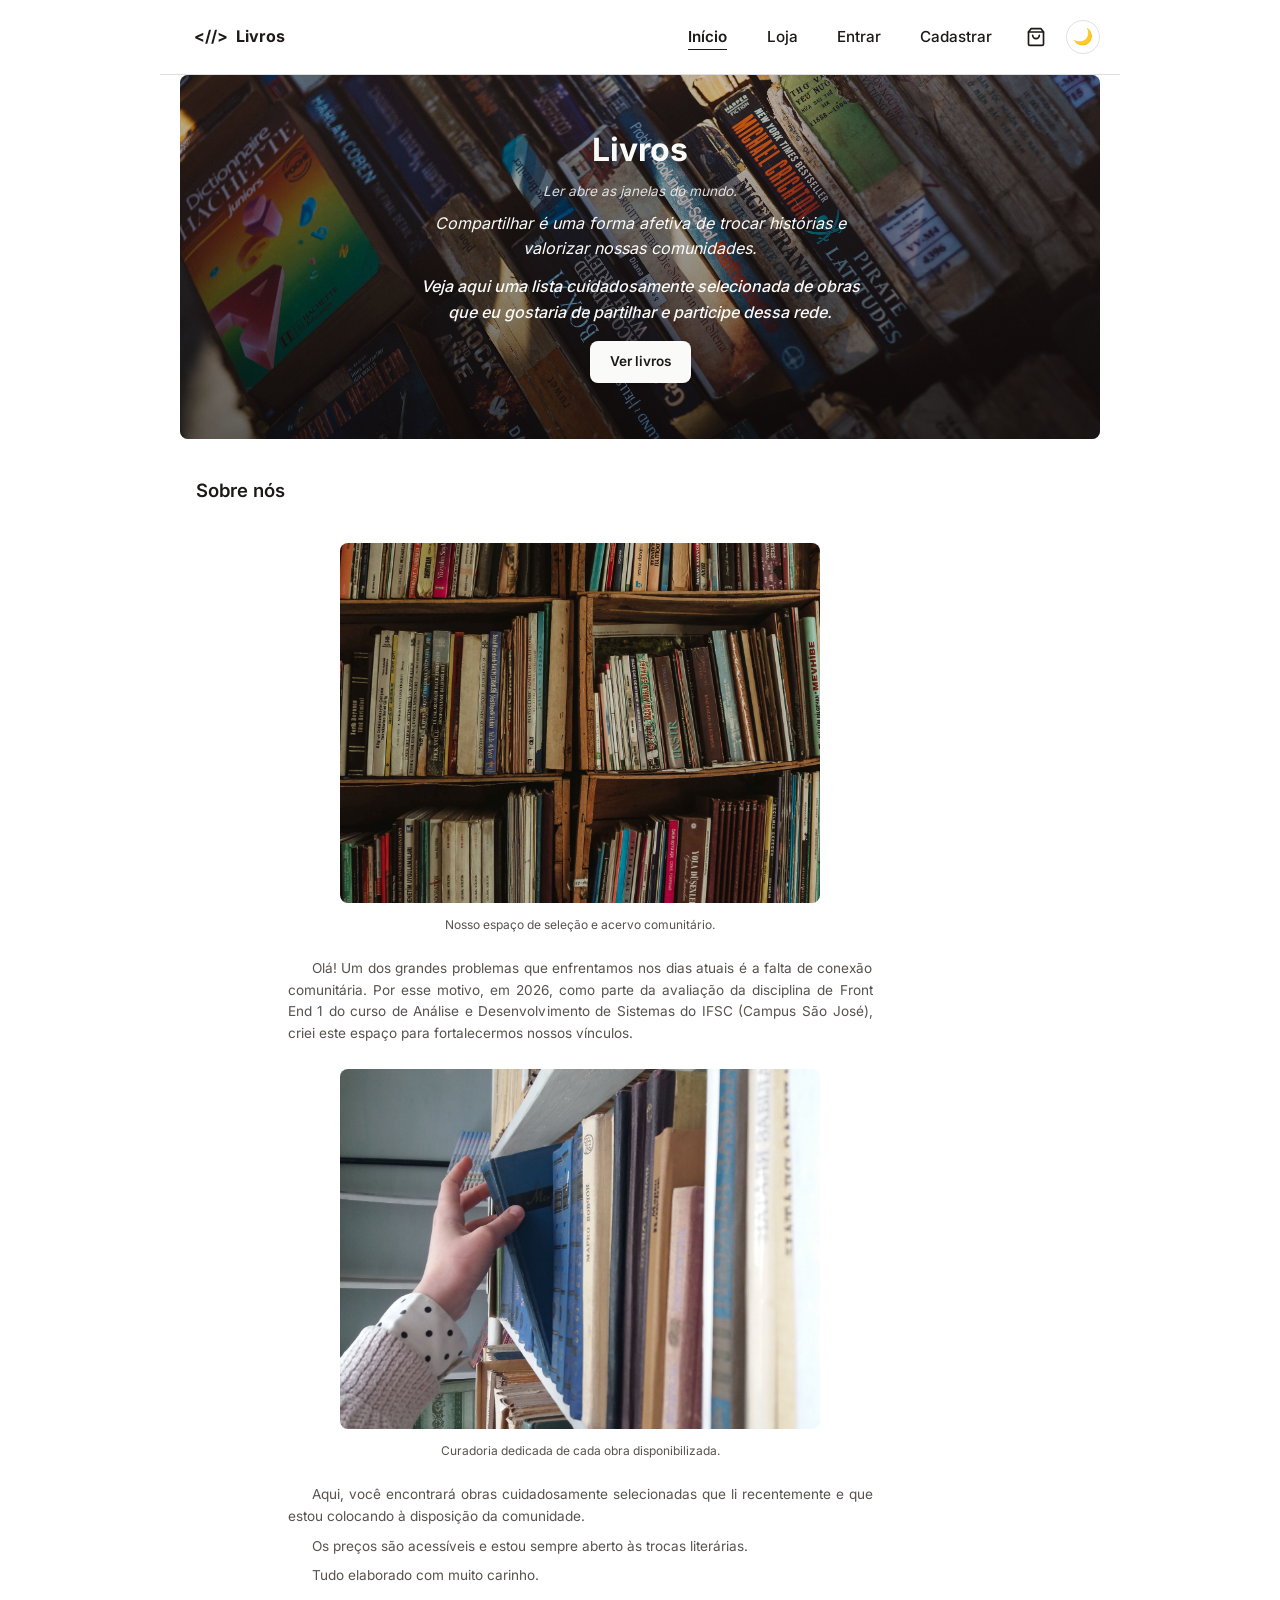
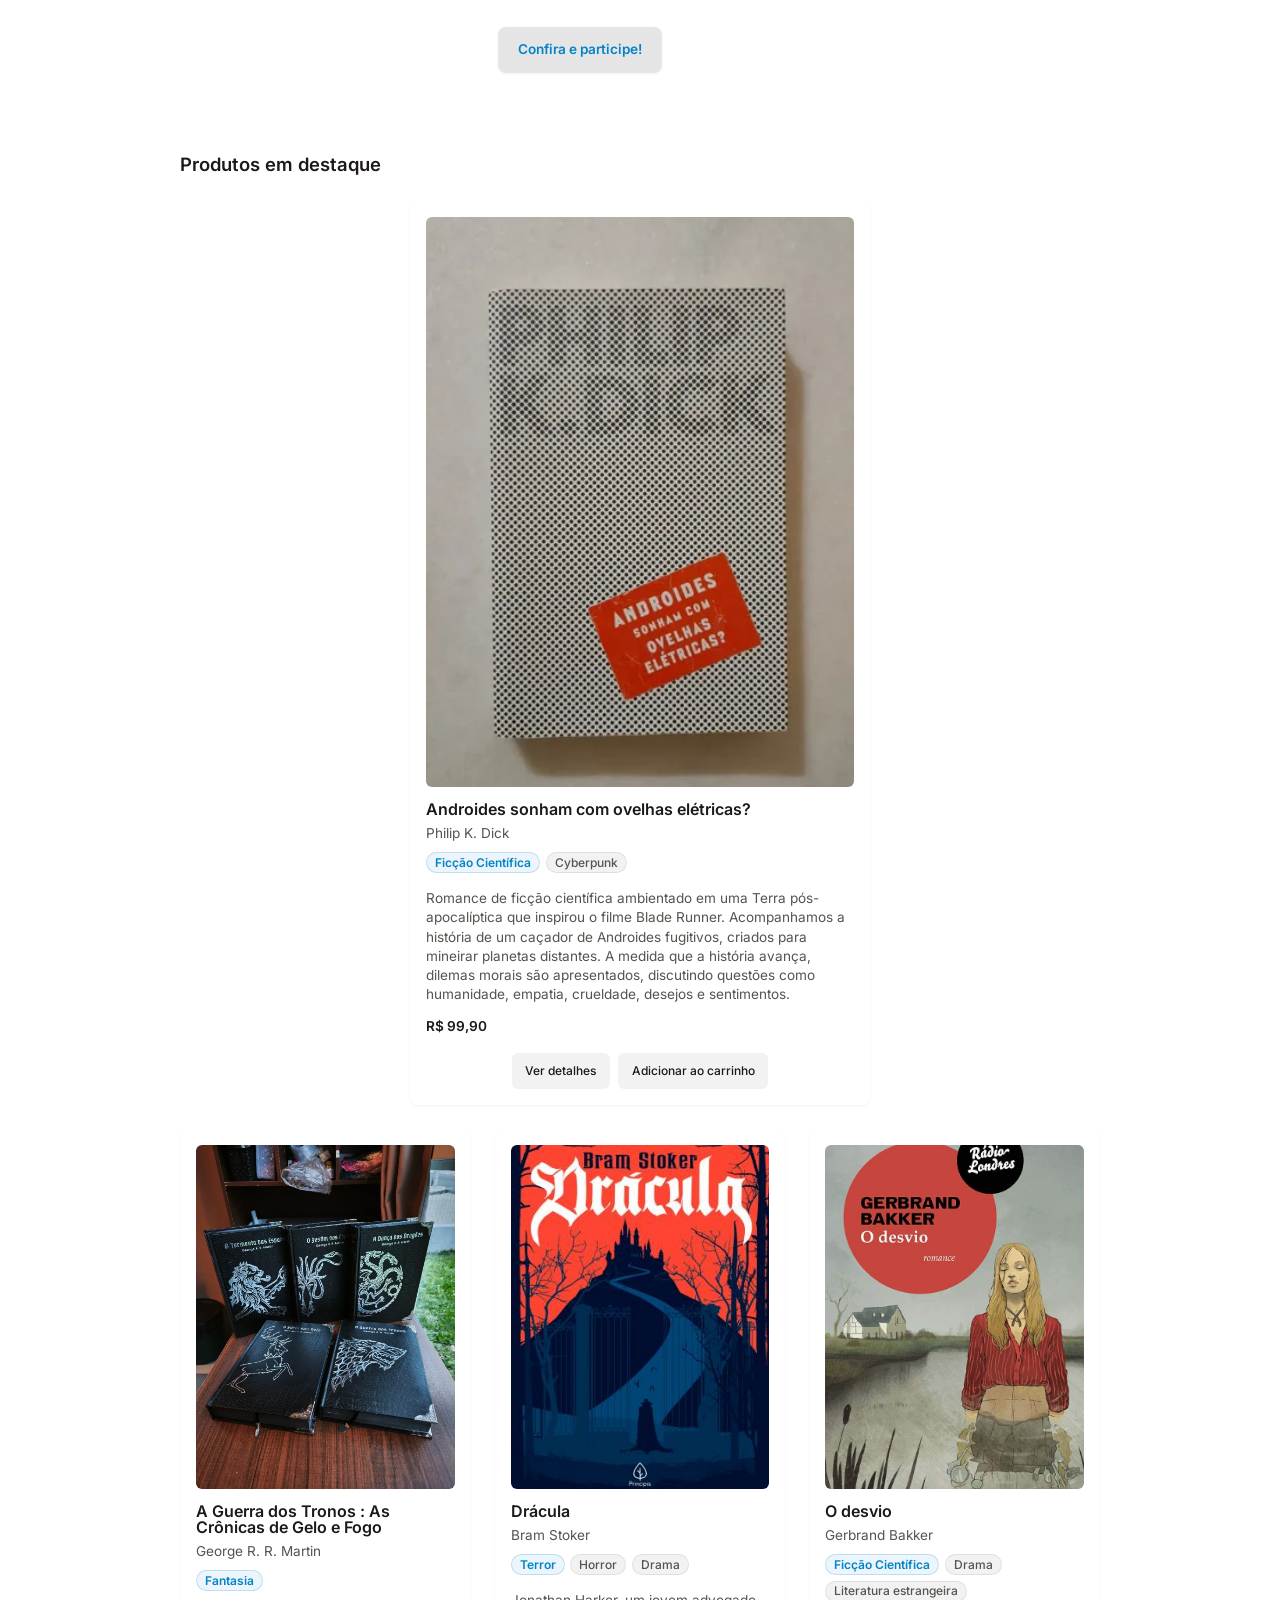
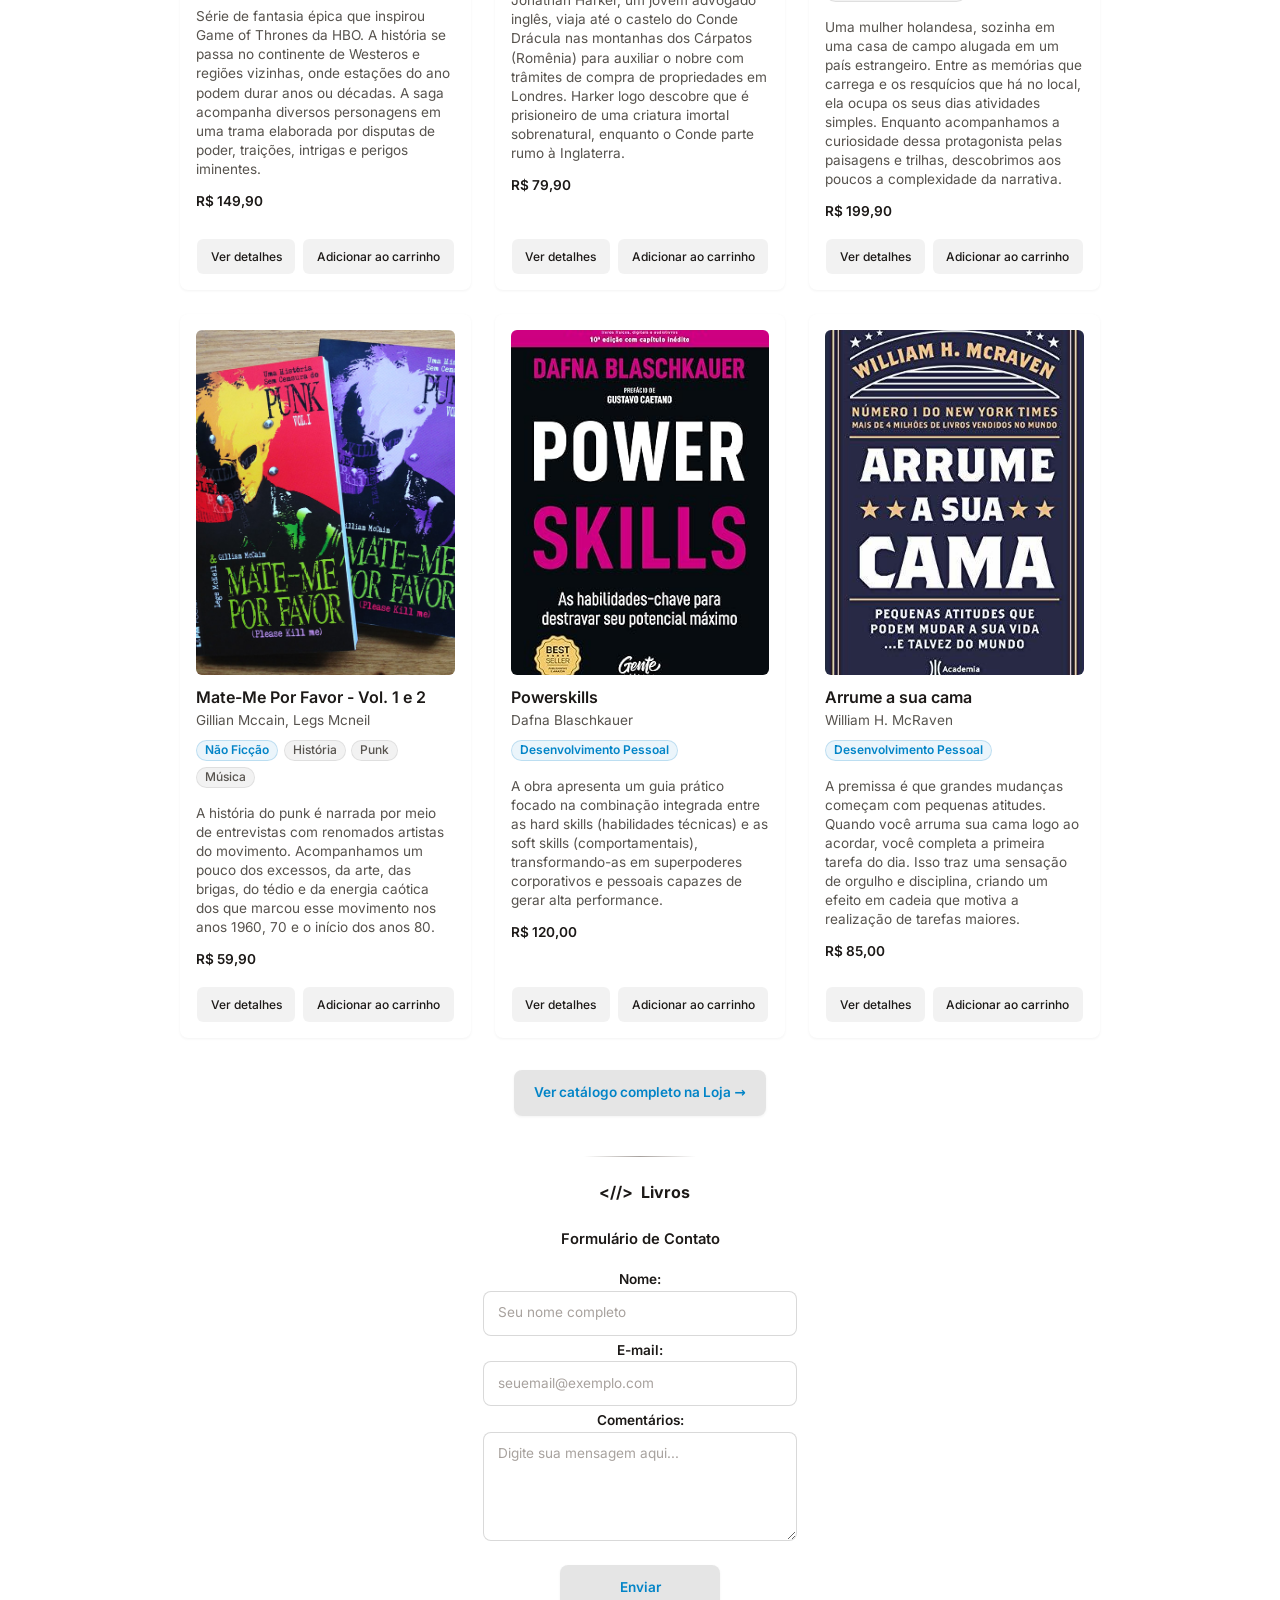
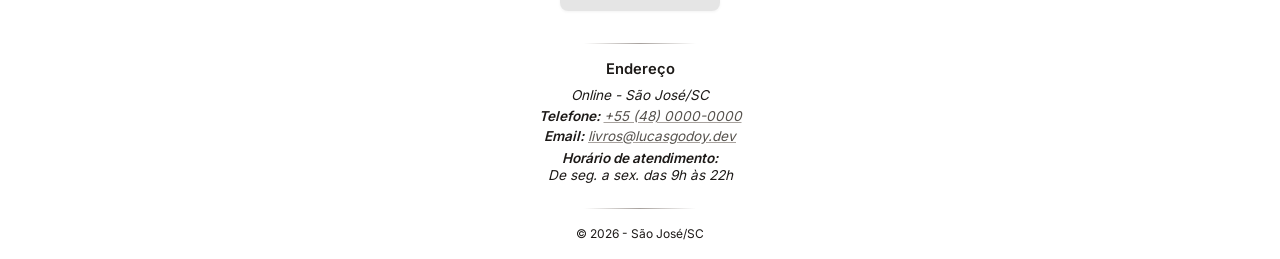
<file: index.html>
<!DOCTYPE html>
<html lang="pt-BR">
<head>
    <meta charset="UTF-8">
    <meta name="viewport" content="width=device-width, initial-scale=1.0">
    <title>Livros - Home</title>
    <link rel="icon" type="image/svg+xml" href="assets/favicon.svg">
    <link rel="stylesheet" href="./css/index.css">
</head>
<body>
    
  <header class="container site-header">
    <a href="./index.html" class="site-logo" aria-label="&lt;//&gt; Livros">
      <span class="logo-icon" aria-hidden="true">&lt;//&gt;</span>
      <span class="title-site"> Livros</span>
    </a>
    <!-- Menu hambúrguer -->
    <input type="checkbox" id="menu-toggle" class="menu-toggle">
    <label for="menu-toggle" class="botao-menu">
      <span class="visualmente-oculto">Abrir ou fechar o menu</span>
      <span aria-hidden="true">&#9776;</span>
    </label>

    <nav id="menu-principal" aria-label="Principal">
      <ul>
        <li><a href="index.html" aria-current="page">Início</a></li>
        <li><a href="loja.html">Loja</a></li>
        <li><a href="login.html">Entrar</a></li>
        <li><a href="cadastro.html">Cadastrar</a></li>
        <li class="item-menu-carrinho">
          <a href="loja.html#carrinho" class="link-icone-carrinho" aria-label="Ver meu carrinho de compras">
            <svg class="icone-carrinho-svg" xmlns="http://www.w3.org/2000/svg" width="20" height="20" viewBox="0 0 24 24" fill="none" stroke="currentColor" stroke-width="2" stroke-linecap="round" stroke-linejoin="round" aria-hidden="true">
              <path d="M6 2 3 6v14a2 2 0 0 0 2 2h14a2 2 0 0 0 2-2V6l-3-4Z"/>
              <path d="M3 6h18"/>
              <path d="M16 10a4 4 0 0 1-8 0"/>
            </svg>
            <span id="badge-carrinho" class="badge-carrinho" hidden>0</span>
          </a>
        </li>
      </ul>
    </nav>
  </header>
  
  <main class="container">
    <section id="hero" aria-labelledby="titulo-destaque">
      <img src="./img/hero.jpg" alt="Livros" class="hero-media">
      <div class="hero-content">
        <h1 id="titulo-destaque">Livros</h1>
        <p>Ler abre as janelas do mundo.</p>
        <p>Compartilhar é uma forma afetiva de trocar histórias e valorizar nossas comunidades.</p> 
        <p>Veja aqui uma lista cuidadosamente selecionada de obras que eu gostaria de partilhar e participe dessa rede.</p>
        <a class="botao botao-primario" href="#produtos">Ver livros</a>
      </div>
    </section>

    <section id="about" class="secao-about geral" aria-labelledby="titulo-about">
        <h2 id="titulo-about">Sobre nós</h2>
        <div class="about-content">
          <figure class="about-img">
            <img 
              src="./img/about/about-01.jpg" 
              alt="Estante de livros organizada em um ambiente iluminado e acolhedor" 
              loading="lazy" 
              width="400" 
              height="300">
            <figcaption>Nosso espaço de seleção e acervo comunitário.</figcaption>
          </figure>
          <p>Olá! Um dos grandes problemas que enfrentamos nos dias atuais é a falta de conexão comunitária. Por esse motivo, em 2026, como parte da avaliação da disciplina de Front End 1 do curso de Análise e Desenvolvimento de Sistemas do IFSC (Campus São José), criei este espaço para fortalecermos nossos vínculos.</p>
          <figure class="about-img">
            <img 
              src="./img/about/about-02.jpg" 
              alt="Pessoa selecionando e avaliando exemplares físicos de livros sobre uma mesa de madeira" 
              loading="lazy" 
              width="400" 
              height="300">
            <figcaption>Curadoria dedicada de cada obra disponibilizada.</figcaption>
          </figure>
          <p>Aqui, você encontrará obras cuidadosamente selecionadas que li recentemente e que estou colocando à disposição da comunidade.</p>
          <p>Os preços são acessíveis e estou sempre aberto às trocas literárias.</p>
          <p>Tudo elaborado com muito carinho.</p>
          <a class="botao botao-primario" href="#produtos">Confira e participe!</a>
        </div>
    </section>
        
    <section id="produtos" aria-labelledby="titulo-produtos">
      <h2 id="titulo-produtos">Produtos em destaque</h2>

      <!-- Lista vazia onde o JS vai inserir os livros -->
      <ul id="grade-produtos" class="grade-produtos" data-apenas-destaques="true" aria-live="polite"></ul>
        <!-- Molde invisível de 1 card de produto -->
        <template id="template-card-produto">
          <li class="item-produto">
            <article class="card-produto">
              <img alt="" loading="lazy">
              <header class="card-cabecalho">
                <h3 class="titulo-livro"></h3>
                <p class="autor-livro"></p>
                <ul class="tags-categoria" aria-label="Categorias do livro"></ul>
              </header>
              <p class="descricao"></p>
              <p class="preco"></p>
              <div class="acoes-card">
                <button type="button" class="botao-detalhes">Ver detalhes</button>
                <button type="button" class="botao-adicionar">Adicionar ao carrinho</button>
              </div>
            </article>
          </li>
        </template>

        <dialog id="modal-produto" class="modal-produto" aria-labelledby="modal-titulo-livro">
          <div class="modal-conteudo">
            <button type="button" id="btn-fechar-modal" class="botao-fechar-modal" aria-label="Fechar detalhes">&times;</button>
            <div class="modal-corpo">
             <img id="modal-img" src="./img/produtos/produto-01.jpg" alt="" class="modal-imagem">
                <div class="modal-info">
                <h3 id="modal-titulo-livro">Detalhes do livro</h3>
                <p id="modal-autor" class="autor-livro"></p>
                <p id="modal-descricao" class="descricao"></p>
                <p id="modal-preco" class="preco"></p>
                <p id="modal-estoque" class="estoque-info"></p>
                <div class="modal-acoes">
                  <div class="modal-grupo-quantidade">
                    <label for="modal-quantidade" class="visualmente-oculto">Quantidade</label>
                    <div class="seletor-quantidade">
                      <button type="button" id="modal-qtd-menos" class="btn-qtd" aria-label="Diminuir quantidade">&minus;</button>
                      <input 
                        type="number" 
                        id="modal-quantidade" 
                        class="input-quantidade-modal" 
                        value="1" 
                        min="1"
                        aria-describedby="modal-erro-qtd">
                      <button type="button" id="modal-qtd-mais" class="btn-qtd" aria-label="Aumentar quantidade">&plus;</button>
                    </div>
                    <p id="modal-erro-qtd" class="mensagem-erro-campo" role="alert" aria-live="polite"></p>
                  </div>
                  <button type="button" id="modal-btn-adicionar" class="botao botao-primario modal-btn-comprar">
                    Adicionar ao carrinho
                  </button>
                </div>
              </div>
            </div>
          </div>
        </dialog>

      <a href="loja.html" class="botao botao-primario">Ver catálogo completo na Loja &rarr;</a>
    </section>
  </main>
  
  <footer class="container footer-container">
    <div class="site-logo footer-logo">
      <span class="logo-icon" aria-hidden="true">&lt;//&gt;</span>
      <span class="title-site">Livros</span>
    </div>

    <section class="form" aria-labelledby="titulo-contato">
      <h2 id="titulo-contato" aria-label="Formulário de Contato">
          Formulário de Contato
      </h2>
      <form id="form-contato" action="https://localhost" method="POST"> 
        <!-- Campos ocultos de configuração -->
        <input type="hidden" name="recipient" value="testeiseuemail@gmail.com">
        <input type="hidden" name="redirect" value="http://seudominio">
        <input type="hidden" name="subject" value="teste de assunto">
        <input type="hidden" name="email" value="email@doseudominio"> 
        <div class="campo-form">
          <label for="campo-nome">Nome:</label>
          <input type="text" id="campo-nome" name="nome" autocomplete="name" required placeholder="Seu nome completo">    
        </div>  
        <div class="campo-form">
          <label for="campo-email">E-mail:</label>
          <input type="email" id="campo-email" name="replyto" autocomplete="email" required placeholder="seuemail@exemplo.com">
        </div>
        <div class="campo-form">
          <label for="campo-comentarios">Comentários:</label>
          <textarea id="campo-comentarios" name="Comentarios" rows="4" required placeholder="Digite sua mensagem aqui..."></textarea>
        </div>
        <div class="acoes-form">
          <button type="submit" class="botao botao-primario">Enviar</button>
        </div>
      </form>
    </section>

    <section class="footer-address-section">
      <h3 id="titulo-address">Endereço</h3>
      <address class="footer-address">
        <p>Online - São José/SC</p>
        <p>
          <strong>Telefone:</strong> 
          <a href="tel:+554800000000">+55 (48) 0000-0000</a>
        </p>
        <p>
          <strong>Email:</strong> 
          <a href="mailto:livros@lucasgodoy.dev">livros@lucasgodoy.dev</a>
        </p>
        <p class="footer-schedule">
          <strong>Horário de atendimento:</strong>
          <span>De seg. a sex. das 9h às 22h</span>
        </p>
      </address>
    </section>
      
      <div class="footer-bottom">
        <p>&copy; 2026 - São José/SC</p>
      </div>      

  </footer>

  <script type="module" src="./js/ui.js"></script> 
  <script type="module" src="./js/produtos.js"></script>
  <script type="module" src="./js/carrinho.js"></script>
</body>
</html>
</file>
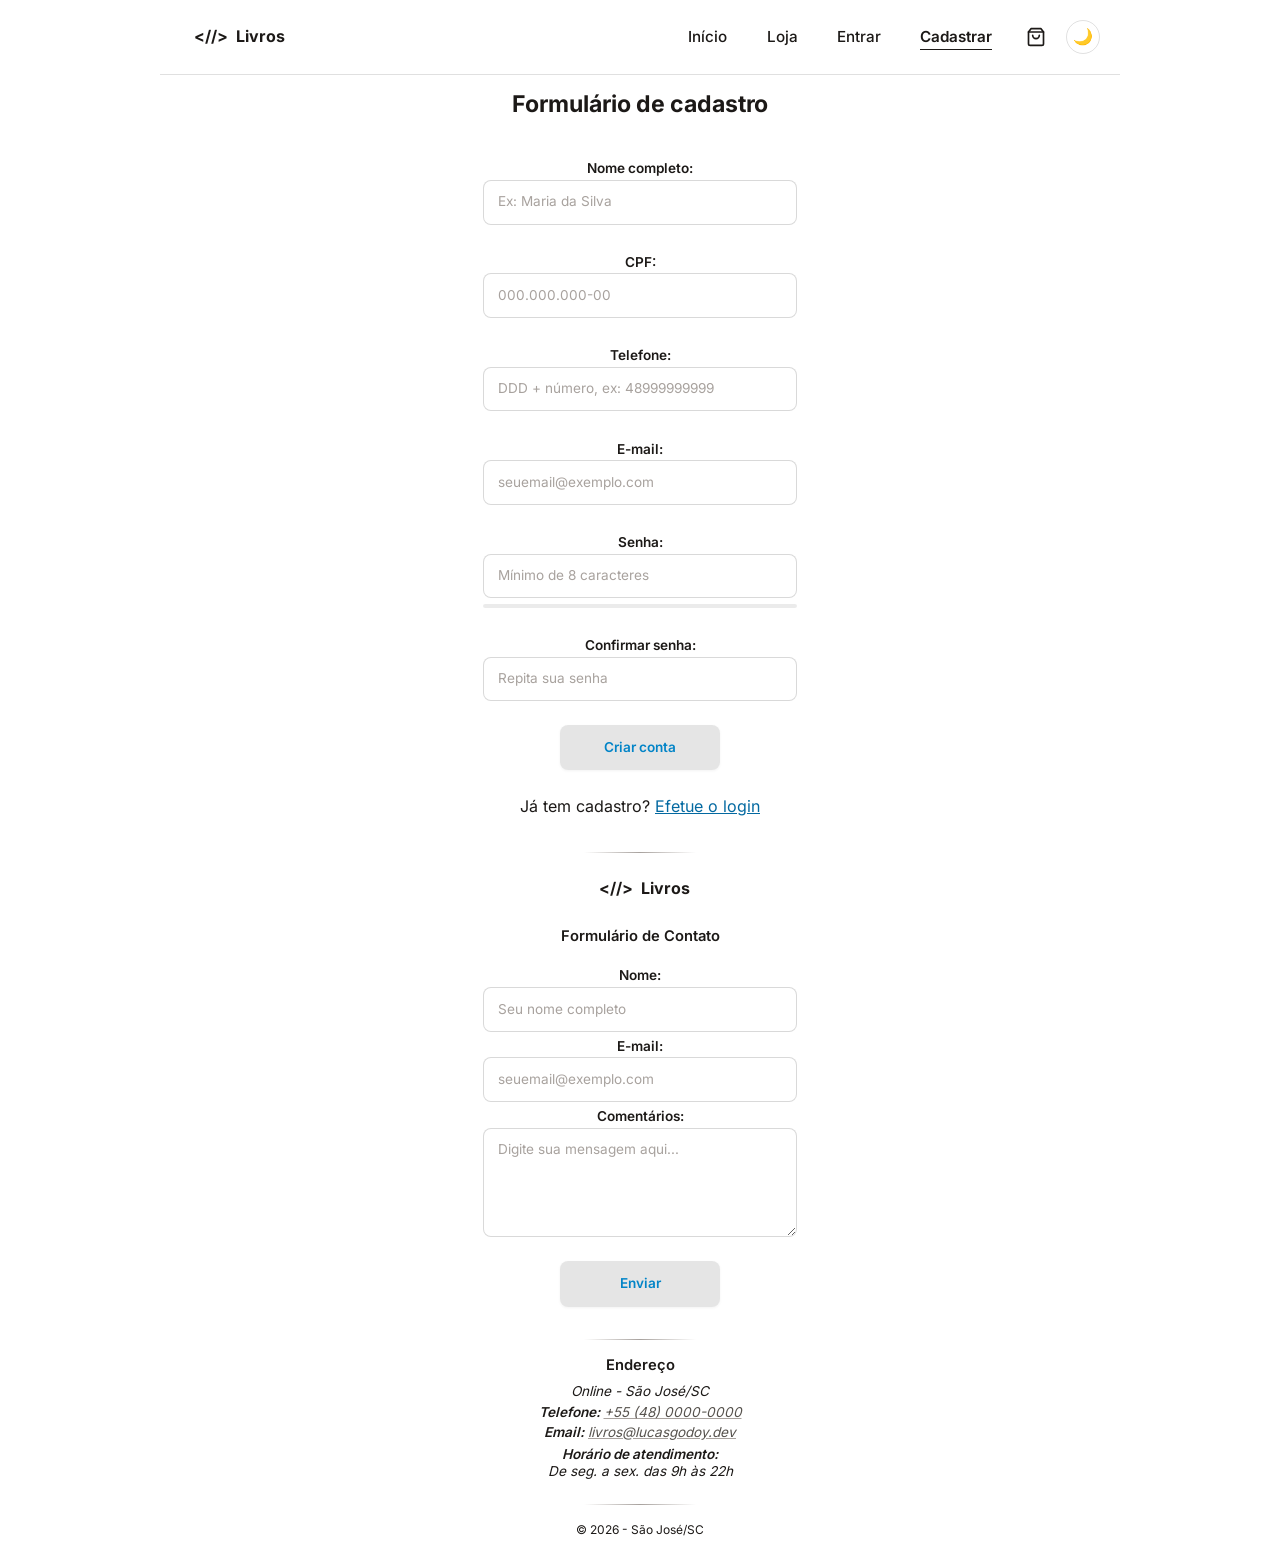
<file: cadastro.html>
<!DOCTYPE html>
<html lang="pt-BR">
<head>
    <meta charset="UTF-8">
    <meta name="viewport" content="width=device-width, initial-scale=1.0">
    <title>Livros - Cadastro</title>
    <link rel="icon" type="image/svg+xml" href="assets/favicon.svg">
    <link rel="stylesheet" href="./css/index.css">
</head>
<body hidden>
    
  <header class="container site-header">
    <a href="./index.html" class="site-logo" aria-label="&lt;//&gt; Livros">
      <span class="logo-icon" aria-hidden="true">&lt;//&gt;</span>
      <span class="title-site"> Livros</span>
    </a>
    <!-- Menu hambúrguer -->
    <input type="checkbox" id="menu-toggle" class="menu-toggle">
    <label for="menu-toggle" class="botao-menu">
      <span class="visualmente-oculto">Abrir ou fechar o menu</span>
      <span aria-hidden="true">&#9776;</span>
    </label>

    <nav id="menu-principal" aria-label="Principal">
      <ul>
        <li><a href="index.html">Início</a></li>
        <li><a href="loja.html">Loja</a></li>
        <li><a href="login.html">Entrar</a></li>
        <li><a href="cadastro.html" aria-current="page">Cadastrar</a></li>
        <li class="item-menu-carrinho">
          <a href="loja.html#carrinho" class="link-icone-carrinho" aria-label="Ver meu carrinho de compras">
            <svg class="icone-carrinho-svg" xmlns="http://www.w3.org/2000/svg" width="20" height="20" viewBox="0 0 24 24" fill="none" stroke="currentColor" stroke-width="2" stroke-linecap="round" stroke-linejoin="round" aria-hidden="true">
              <path d="M6 2 3 6v14a2 2 0 0 0 2 2h14a2 2 0 0 0 2-2V6l-3-4Z"/>
              <path d="M3 6h18"/>
              <path d="M16 10a4 4 0 0 1-8 0"/>
            </svg>
            <span id="badge-carrinho" class="badge-carrinho" hidden>0</span>
          </a>
        </li>
      </ul>
    </nav>
  </header>

   <main class="container">
    <h1 id="cadastro-title" class="intern-pages-title">Formulário de cadastro</h1>
    <div class="form">
      <div class="form-cadastro-content">
        <form id="form-cadastro" action="/cadastro" method="POST" class="formulario-cadastro">
          
          <!-- Nome Completo -->
          <div class="campo-form">
            <label for="cad-nome">Nome completo:</label>
            <input 
              type="text" 
              id="cad-nome" 
              name="nome" 
              required 
              minlength="3" 
              placeholder="Ex: Maria da Silva" 
              autocomplete="name">
          </div>

          <!-- CPF -->
          <div class="campo-form">
            <label for="cad-cpf">CPF:</label>
            <input 
              type="text" 
              id="cad-cpf" 
              name="cpf" 
              required 
              placeholder="000.000.000-00" 
              pattern="\d{3}\.?\d{3}\.?\d{3}-?\d{2}" 
              minlength="14"
              maxlength="14"
              title="Digite apenas os 11 números do CPF, sem pontos ou traço."
              autocomplete="off"
              inputmode="numeric">
          </div>

          <!-- Telefone -->
          <div class="campo-form">
            <label for="cad-telefone">Telefone:</label>
            <input 
              type="tel" 
              id="cad-telefone" 
              name="telefone" 
              required 
              placeholder="DDD + número, ex: 48999999999" 
              pattern="\d{10,11}" 
              minlength="10"
              maxlength="11"
              title="Digite o DDD + número, apenas números (10 ou 11 dígitos)."
              autocomplete="tel"
              inputmode="numeric">
          </div>

          <!-- E-mail -->
          <div class="campo-form">
            <label for="cad-email">E-mail:</label>
            <input 
              type="email" 
              id="cad-email" 
              name="email" 
              required 
              placeholder="seuemail@exemplo.com" 
              autocomplete="email">
          </div>

          <!-- Senha -->
          <div class="campo-form">
            <label for="cad-senha">Senha:</label>
            <input 
              type="password" 
              id="cad-senha" 
              name="senha" 
              required 
              minlength="8" 
              placeholder="Mínimo de 8 caracteres" 
              autocomplete="new-password">
          </div>

          <!-- Confirmação de Senha -->
          <div class="campo-form">
            <label for="cad-confirma-senha">Confirmar senha:</label>
            <input 
              type="password" 
              id="cad-confirma-senha" 
              name="confirma_senha" 
              required 
              minlength="8" 
              placeholder="Repita sua senha" 
              autocomplete="new-password">
          </div>

          <!-- Ações -->
          <div class="acoes-form">
            <button type="submit" class="botao botao-primario">Criar conta</button>
          </div>
           <p class="link link-login">Já tem cadastro? <a href="login.html">Efetue o login</a></p>
        </form>
      </div>
    </div>
  </main>

  <footer class="container footer-container">
    <div class="site-logo footer-logo">
      <span class="logo-icon" aria-hidden="true">&lt;//&gt;</span>
      <span class="title-site">Livros</span>
    </div>

    <section class="form" aria-labelledby="titulo-contato">
      <h2 id="titulo-contato" aria-label="Formulário de Contato">
          Formulário de Contato
      </h2>
      <form id="form-contato" action="https://localhost" method="POST"> 
        <!-- Campos ocultos de configuração -->
        <input type="hidden" name="recipient" value="testeiseuemail@gmail.com">
        <input type="hidden" name="redirect" value="http://seudominio">
        <input type="hidden" name="subject" value="teste de assunto">
        <input type="hidden" name="email" value="email@doseudominio"> 
        <div class="campo-form">
          <label for="campo-nome">Nome:</label>
          <input type="text" id="campo-nome" name="nome" autocomplete="name" required placeholder="Seu nome completo">    
        </div>  
        <div class="campo-form">
          <label for="campo-email">E-mail:</label>
          <input type="email" id="campo-email" name="replyto" autocomplete="email" required placeholder="seuemail@exemplo.com">
        </div>
        <div class="campo-form">
          <label for="campo-comentarios">Comentários:</label>
          <textarea id="campo-comentarios" name="Comentarios" rows="4" required placeholder="Digite sua mensagem aqui..."></textarea>
        </div>
        <div class="acoes-form">
          <button type="submit" class="botao botao-primario">Enviar</button>
        </div>
      </form>
    </section>

    <section class="footer-address-section">
      <h3 id="titulo-address">Endereço</h3>
      <address class="footer-address">
        <p>Online - São José/SC</p>
        <p>
          <strong>Telefone:</strong> 
          <a href="tel:+554800000000">+55 (48) 0000-0000</a>
        </p>
        <p>
          <strong>Email:</strong> 
          <a href="mailto:livros@lucasgodoy.dev">livros@lucasgodoy.dev</a>
        </p>
        <p class="footer-schedule">
          <strong>Horário de atendimento:</strong>
          <span>De seg. a sex. das 9h às 22h</span>
        </p>
      </address>
    </section>
      
      <div class="footer-bottom">
        <p>&copy; 2026 - São José/SC</p>
      </div>      

  </footer>

  <script type="module" src="./js/ui.js"></script>
  <script type="module" src="./js/clientes.js"></script>
  <script type="module" src="./js/auth.js"></script>
</body>
</html>
</file>
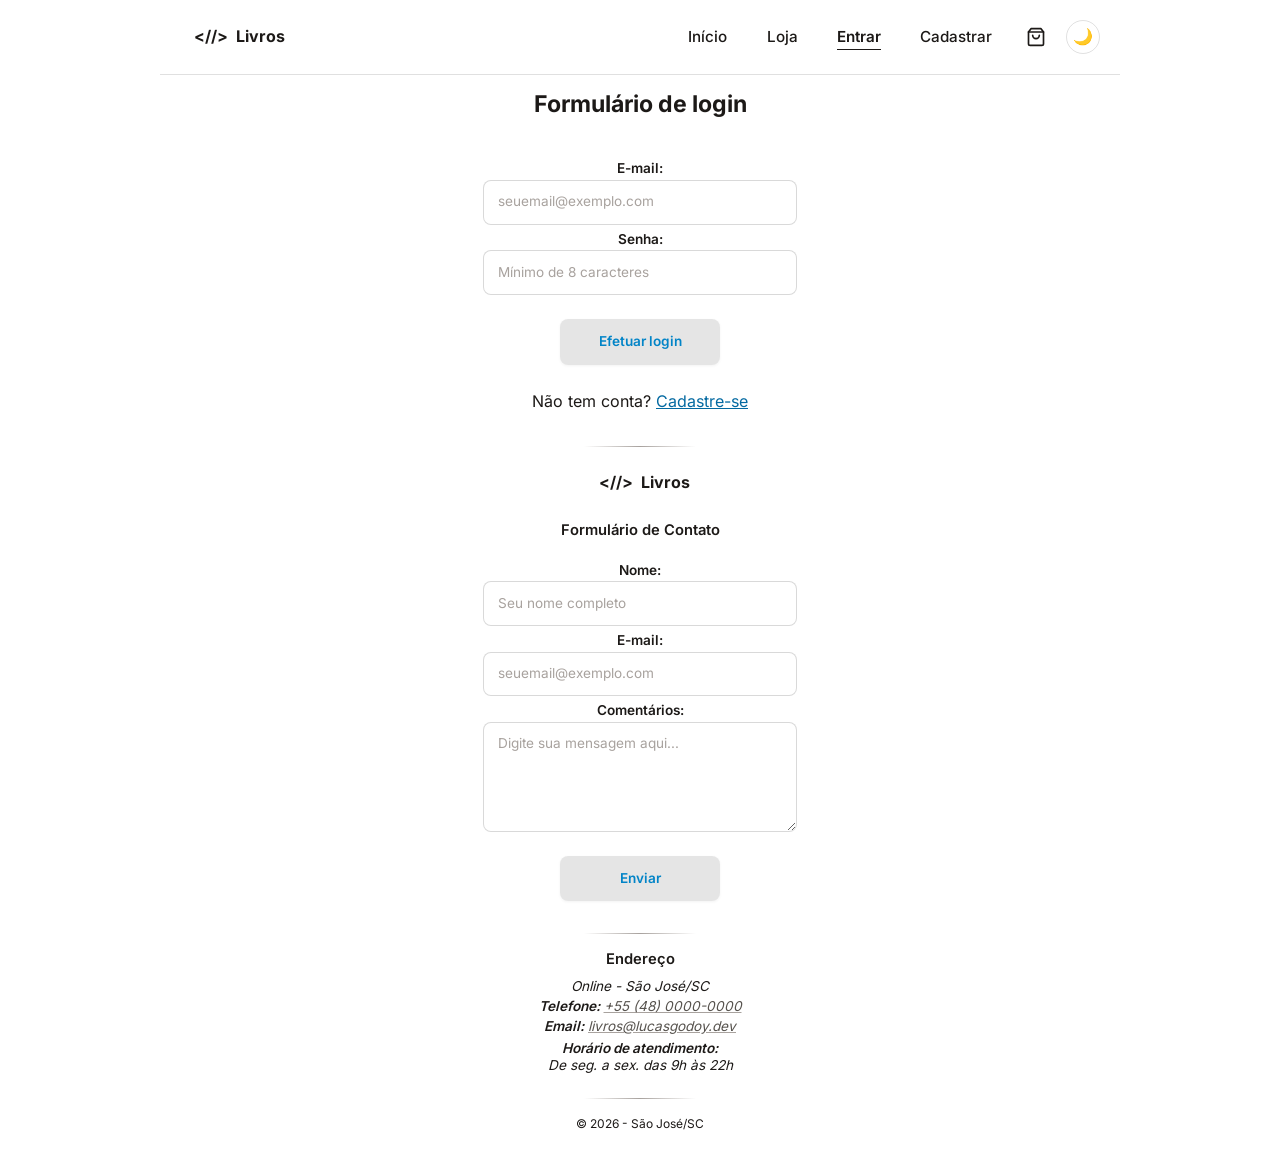
<file: login.html>
<!DOCTYPE html>
<html lang="pt-BR">
<head>
    <meta charset="UTF-8">
    <meta name="viewport" content="width=device-width, initial-scale=1.0">
    <title>Login</title>
    <link rel="icon" type="image/svg+xml" href="assets/favicon.svg">
    <link rel="stylesheet" href="./css/index.css">
</head>
<body hidden>

    <header class="container site-header">
    <a href="./index.html" class="site-logo" aria-label="&lt;//&gt; Livros">
      <span class="logo-icon" aria-hidden="true">&lt;//&gt;</span>
      <span class="title-site"> Livros</span>
    </a>
    <!-- Menu hambúrguer -->
    <input type="checkbox" id="menu-toggle" class="menu-toggle">
    <label for="menu-toggle" class="botao-menu">
      <span class="visualmente-oculto">Abrir ou fechar o menu</span>
      <span aria-hidden="true">&#9776;</span>
    </label>

    <nav id="menu-principal" aria-label="Principal">
      <ul>
        <li><a href="index.html">Início</a></li>
        <li><a href="loja.html">Loja</a></li>
        <li><a href="login.html" aria-current="page">Entrar</a></li>
        <li><a href="cadastro.html">Cadastrar</a></li>
        <li class="item-menu-carrinho">
          <a href="loja.html#carrinho" class="link-icone-carrinho" aria-label="Ver meu carrinho de compras">
            <svg class="icone-carrinho-svg" xmlns="http://www.w3.org/2000/svg" width="20" height="20" viewBox="0 0 24 24" fill="none" stroke="currentColor" stroke-width="2" stroke-linecap="round" stroke-linejoin="round" aria-hidden="true">
              <path d="M6 2 3 6v14a2 2 0 0 0 2 2h14a2 2 0 0 0 2-2V6l-3-4Z"/>
              <path d="M3 6h18"/>
              <path d="M16 10a4 4 0 0 1-8 0"/>
            </svg>
            <span id="badge-carrinho" class="badge-carrinho" hidden>0</span>
          </a>
        </li>
      </ul>
    </nav>
  </header>

    <main class="container">
      <h1 id="login-title" class="intern-pages-title">Formulário de login</h1>
      <div class="form">
        <div class="form-login-content">
        
        <form id="form-login" action="/login" method="POST" class="formulario-login">

          <!-- E-mail -->
          <div class="campo-form">
            <label for="login-email">E-mail:</label>
            <input 
              type="email" 
              id="login-email" 
              name="email" 
              required 
              placeholder="seuemail@exemplo.com" 
              autocomplete="email">
          </div>

          <!-- Senha -->
          <div class="campo-form">
            <label for="login-password">Senha:</label>
            <input 
              type="password" 
              id="login-password" 
              name="password" 
              required 
              minlength="8" 
              placeholder="Mínimo de 8 caracteres" 
              autocomplete="current-password">
          </div>

          <!-- Ações -->
          <div class="acoes-form">
            <button type="submit" class="botao botao-primario">Efetuar login</button>
          </div>

           <p class="link link-cadastro">Não tem conta? <a href="cadastro.html">Cadastre-se</a></p>
        </form>
      </div>
    </div>
  </main>

    <footer class="container footer-container">
    <div class="site-logo footer-logo">
      <span class="logo-icon" aria-hidden="true">&lt;//&gt;</span>
      <span class="title-site">Livros</span>
    </div>

    <section class="form" aria-labelledby="titulo-contato">
      <h2 id="titulo-contato">
          Formulário de Contato
      </h2>
      <form id="form-contato" action="https://localhost" method="POST"> 
        <!-- Campos ocultos de configuração -->
        <input type="hidden" name="recipient" value="testeiseuemail@gmail.com">
        <input type="hidden" name="redirect" value="http://seudominio">
        <input type="hidden" name="subject" value="teste de assunto">
        <input type="hidden" name="email" value="email@doseudominio"> 
        <div class="campo-form">
          <label for="campo-nome">Nome:</label>
          <input type="text" id="campo-nome" name="nome" autocomplete="name" required placeholder="Seu nome completo">    
        </div>  
        <div class="campo-form">
          <label for="campo-email">E-mail:</label>
          <input type="email" id="campo-email" name="replyto" autocomplete="email" required placeholder="seuemail@exemplo.com">
        </div>
        <div class="campo-form">
          <label for="campo-comentarios">Comentários:</label>
          <textarea id="campo-comentarios" name="Comentarios" rows="4" required placeholder="Digite sua mensagem aqui..."></textarea>
        </div>
        <div class="acoes-form">
          <button type="submit" class="botao botao-primario">Enviar</button>
        </div>
      </form>
    </section>

    <section class="footer-address-section">
      <h3 id="titulo-address">Endereço</h3>
      <address class="footer-address">
        <p>Online - São José/SC</p>
        <p>
          <strong>Telefone:</strong> 
          <a href="tel:+554800000000">+55 (48) 0000-0000</a>
        </p>
        <p>
          <strong>Email:</strong> 
          <a href="mailto:livros@lucasgodoy.dev">livros@lucasgodoy.dev</a>
        </p>
        <p class="footer-schedule">
          <strong>Horário de atendimento:</strong>
          <span>De seg. a sex. das 9h às 22h</span>
        </p>
      </address>
    </section>
      
      <div class="footer-bottom">
        <p>&copy; 2026 - São José/SC</p>
      </div>      

  </footer>
   
  <script type="module" src="./js/ui.js"></script>
  <script type="module" src="./js/auth.js"></script>
</body>
</html>
</file>
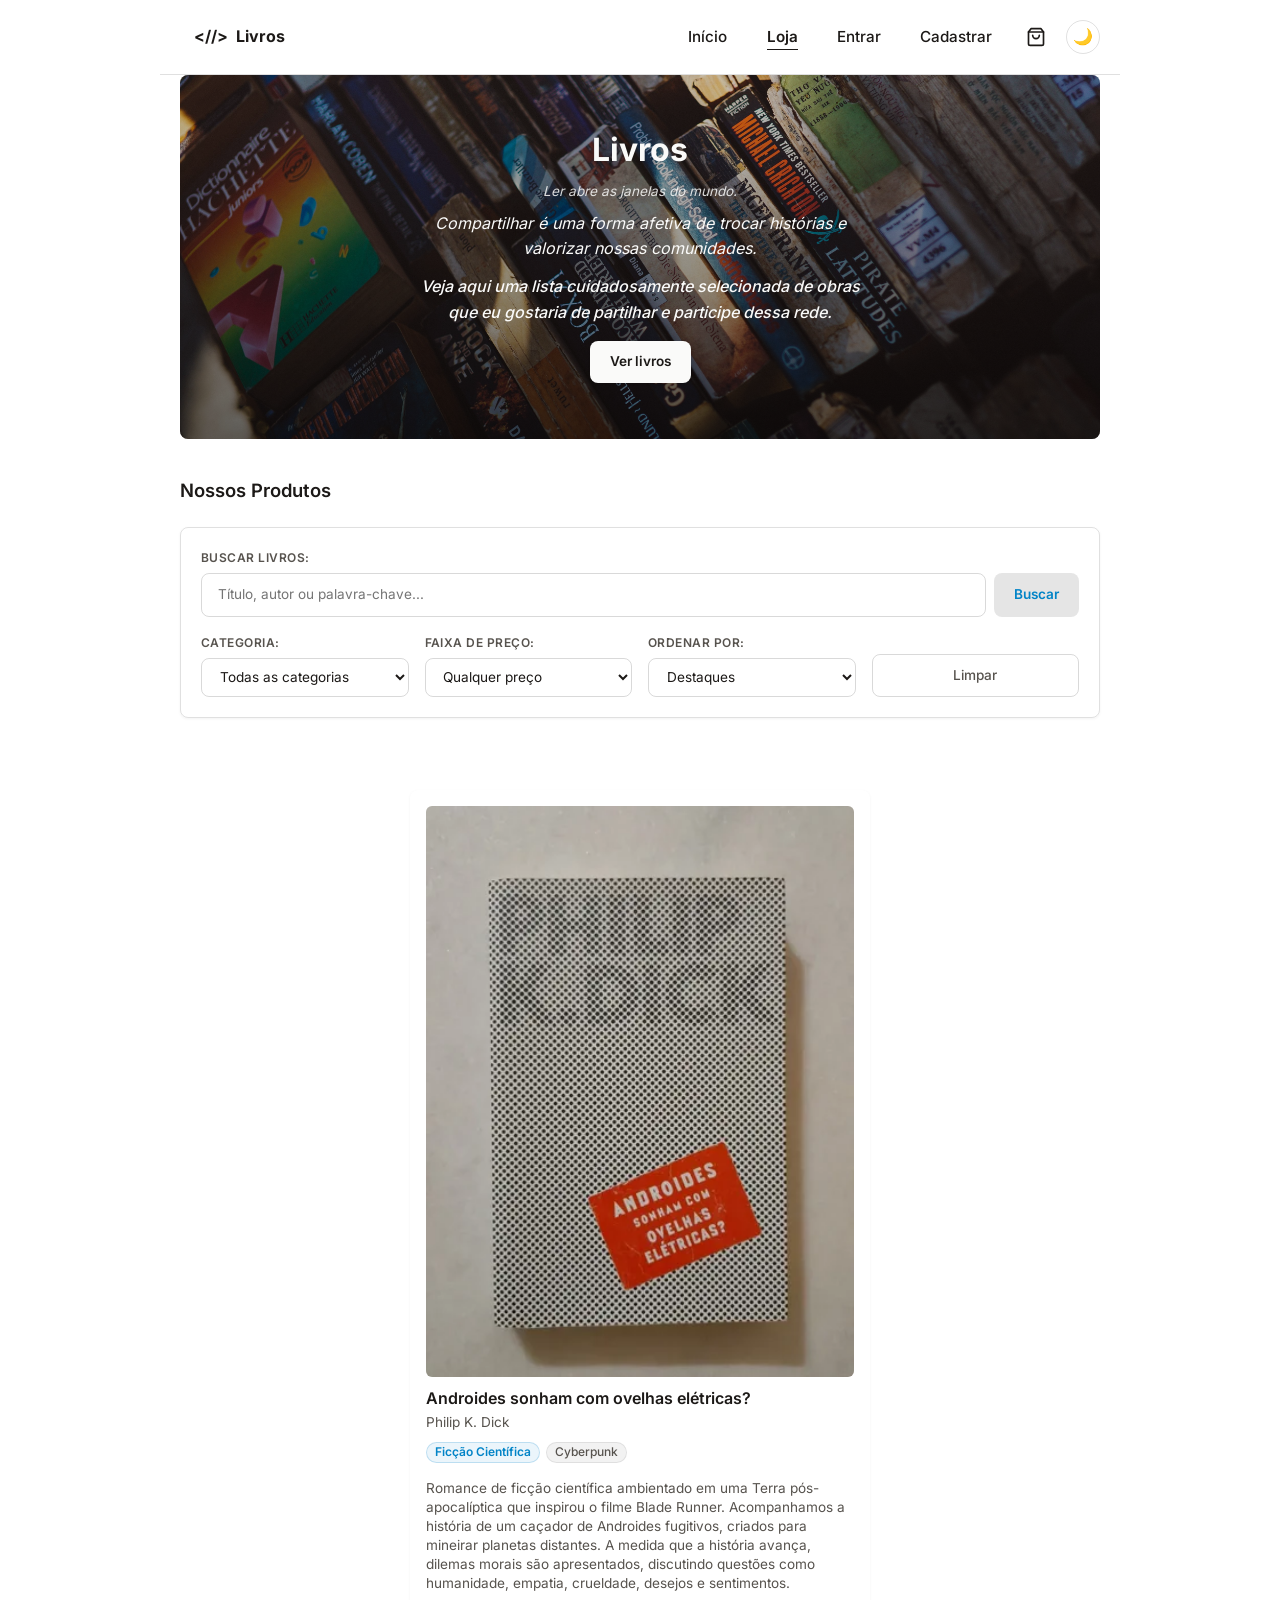
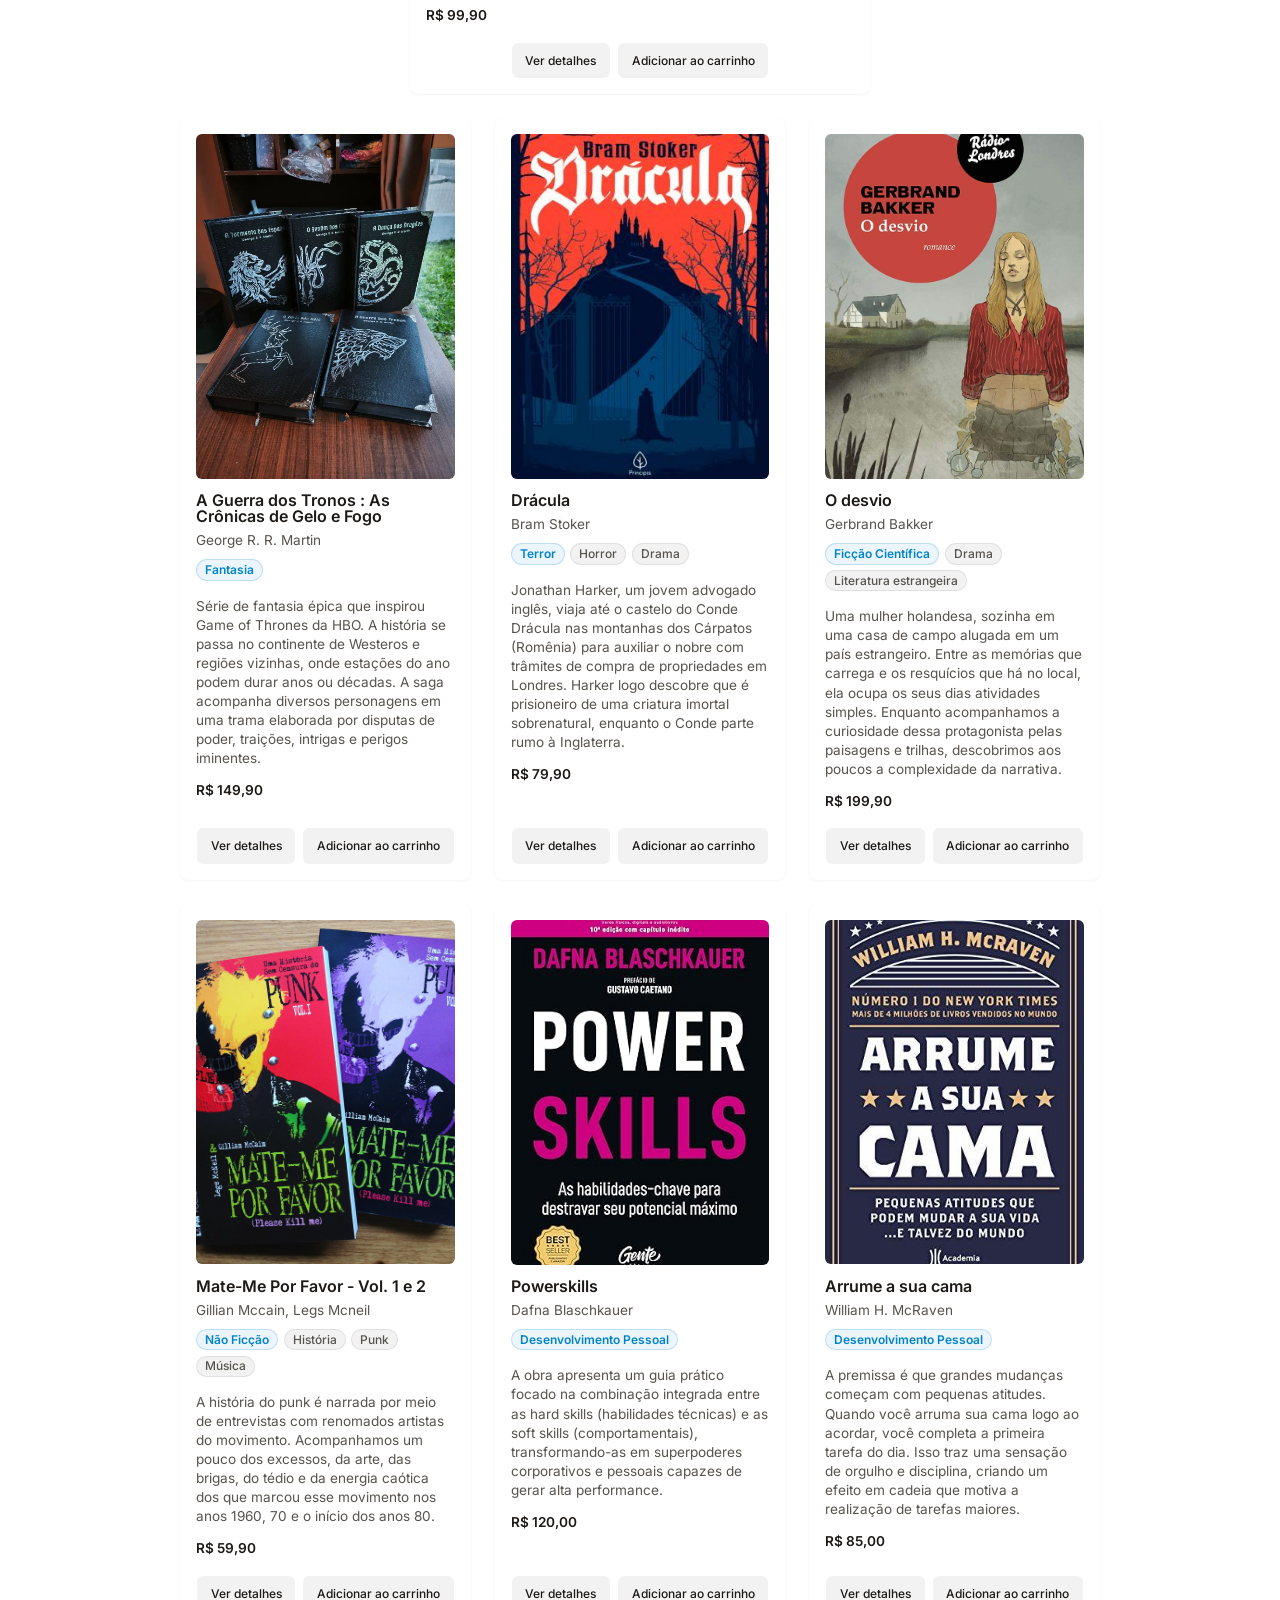
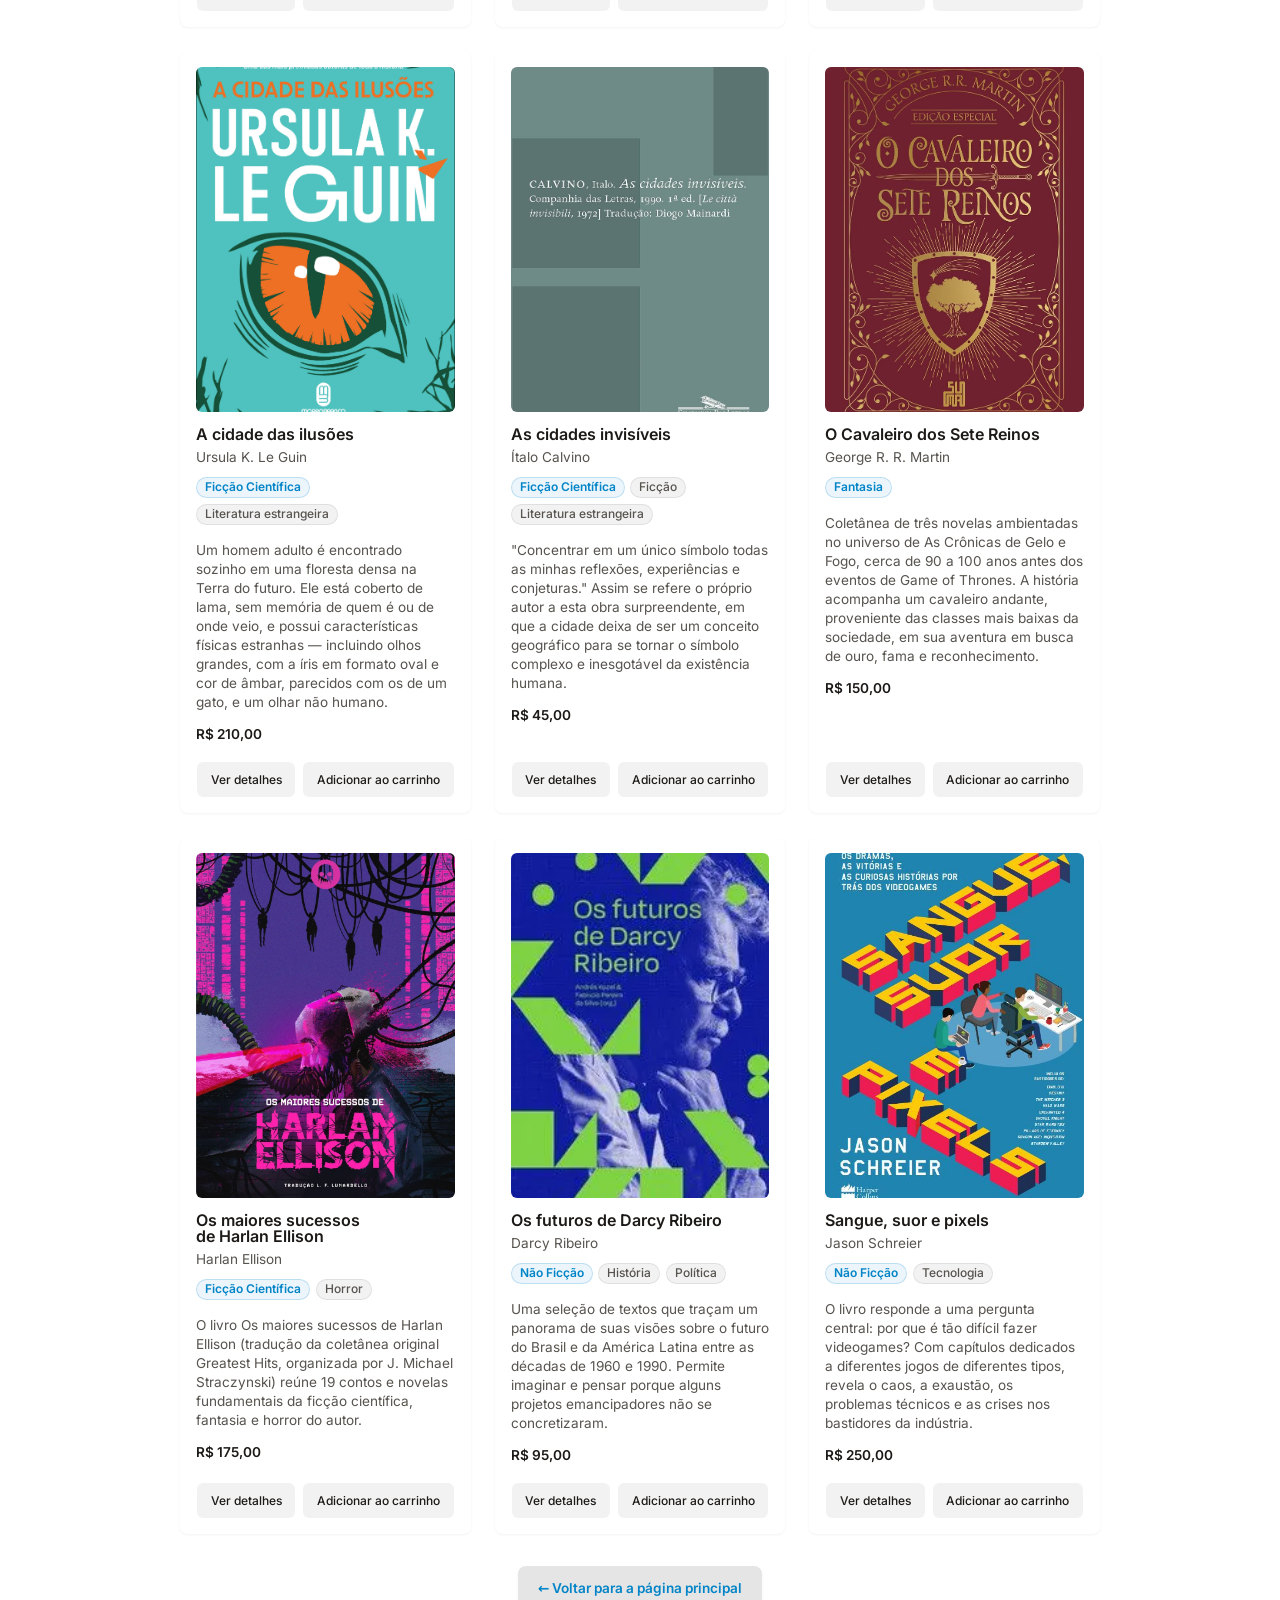
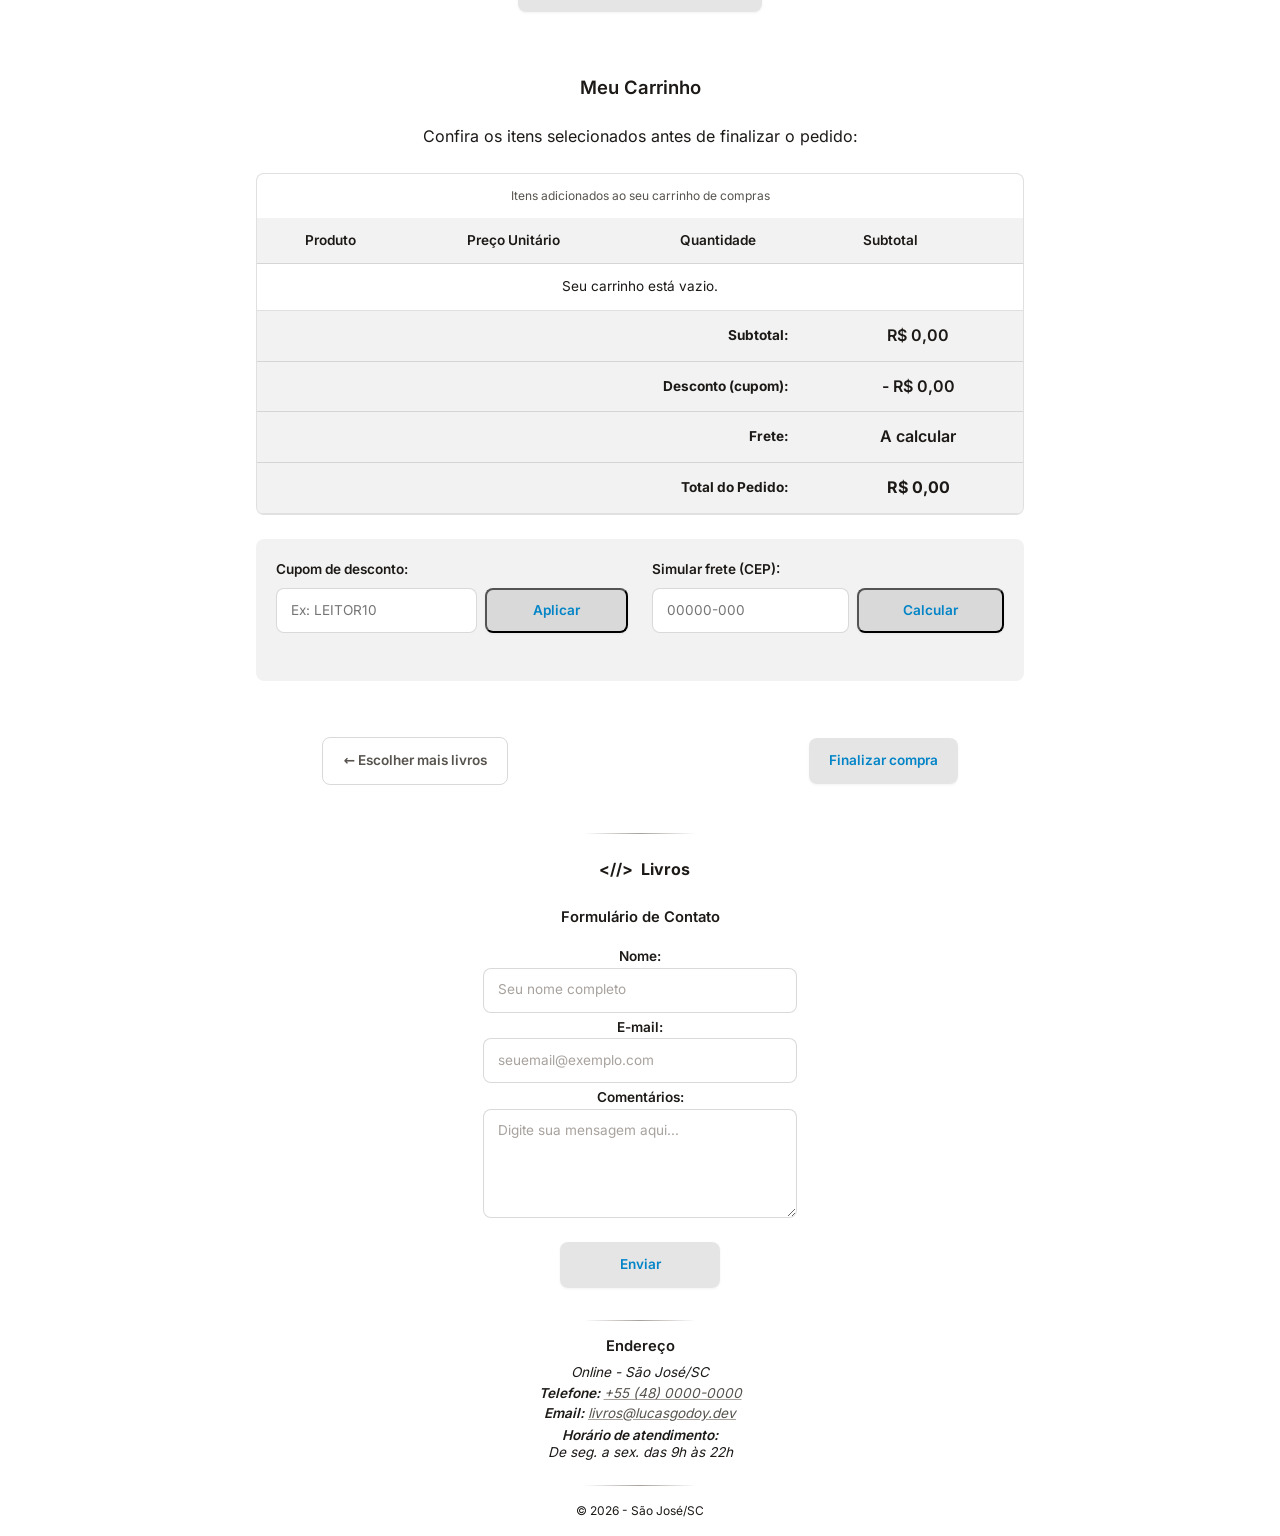
<file: loja.html>
<!DOCTYPE html>
<html lang="pt-BR">
<head>
    <meta charset="UTF-8">
    <meta name="viewport" content="width=device-width, initial-scale=1.0">
    <title>Livros - Loja</title>
    <link rel="icon" type="image/svg+xml" href="assets/favicon.svg">
    <link rel="stylesheet" href="./css/index.css">
</head>
<body>
    <header class="container site-header">
        <a href="./index.html" class="site-logo" aria-label="&lt;//&gt; Livros">
          <span class="logo-icon" aria-hidden="true">&lt;//&gt;</span>
          <span class="title-site"> Livros</span>
        </a>
        <!-- Menu hambúrguer -->
        <input type="checkbox" id="menu-toggle" class="menu-toggle">
        <label for="menu-toggle" class="botao-menu">
            <span class="visualmente-oculto">Abrir ou fechar o menu</span>
            <span aria-hidden="true">&#9776;</span>
        </label>

      <nav id="menu-principal" aria-label="Principal">
        <ul>
          <li><a href="index.html">Início</a></li>
          <li><a href="loja.html" aria-current="page">Loja</a></li>
          <li><a href="login.html">Entrar</a></li>
          <li><a href="cadastro.html">Cadastrar</a></li>
          <li class="item-menu-carrinho">
            <a href="loja.html#carrinho" class="link-icone-carrinho" aria-label="Ver meu carrinho de compras">
              <svg class="icone-carrinho-svg" xmlns="http://www.w3.org/2000/svg" width="20" height="20" viewBox="0 0 24 24" fill="none" stroke="currentColor" stroke-width="2" stroke-linecap="round" stroke-linejoin="round" aria-hidden="true">
                <path d="M6 2 3 6v14a2 2 0 0 0 2 2h14a2 2 0 0 0 2-2V6l-3-4Z"/>
                <path d="M3 6h18"/>
                <path d="M16 10a4 4 0 0 1-8 0"/>
              </svg>
              <span id="badge-carrinho" class="badge-carrinho" hidden>0</span>
            </a>
          </li>
        </ul>
      </nav>
    </header>

    <main class="container">
      <section id="hero" aria-labelledby="titulo-destaque">
        <img src="./img/hero.jpg" alt="Livros" class="hero-media">
        <div class="hero-content">
          <h1 id="titulo-destaque">Livros</h1>
          <p>Ler abre as janelas do mundo.</p>
          <p>Compartilhar é uma forma afetiva de trocar histórias e valorizar nossas comunidades.</p> 
          <p>Veja aqui uma lista cuidadosamente selecionada de obras que eu gostaria de partilhar e participe dessa rede.</p>
          <a class="botao botao-primario" href="#produtos">Ver livros</a>
        </div>
      </section>
        
      <section id="produtos" aria-labelledby="titulo-produtos">
        <h2 id="titulo-produtos">Nossos Produtos</h2>
  
        <section class="secao-filtros" aria-labelledby="titulo-filtros">
          <h3 id="titulo-filtros" class="visualmente-oculto">Filtros</h3>
            
          <form id="form-filtros" class="form-filtros" action="/loja" method="GET">
            <!-- 1. Campo de Busca -->
            <div class="campo-busca-grupo">
              <label for="campo-busca-livros">Buscar livros:</label>
              <div class="campo-busca">
                <input 
                  type="search" 
                  id="campo-busca-livros" 
                  name="busca" 
                  placeholder="Título, autor ou palavra-chave..."
                  autocomplete="off">
                <button type="submit" class="botao botao-busca" aria-label="Pesquisar">
                  <span>Buscar</span>
                </button>
              </div>
            </div>

            <!-- 2. Controles de Filtros Visuais -->
            <div class="filtros-opcoes">
              <!-- Categoria -->
              <div class="grupo-filtro">
                <label for="filtro-categoria">Categoria:</label>
                <select id="filtro-categoria" name="categoria">
                  <option value="">Todas as categorias</option>
                  <option value="ficcao">Ficção Científica</option>
                  <option value="fantasia">Fantasia</option>
                  <option value="terror">Terror</option>
                  <option value="nao-ficcao">Não Ficção</option>
                  <option value="desenvolvimento">Desenvolvimento Pessoal</option>
                </select>
              </div>
              <!-- Faixa de Preço -->
              <div class="grupo-filtro">
                <label for="filtro-preco">Faixa de preço:</label>
                <select id="filtro-preco" name="preco">
                  <option value="">Qualquer preço</option>
                  <option value="0-50">Até R$ 50,00</option>
                  <option value="50-100">R$ 50,00 a R$ 100,00</option>
                  <option value="100-200">R$ 100,00 a R$ 200,00</option>
                  <option value="200+">Acima de R$ 200,00</option>
                </select>
              </div>
              <!-- Ordenação -->
              <div class="grupo-filtro">
                <label for="filtro-ordem">Ordenar por:</label>
                <select id="filtro-ordem" name="ordem">
                  <option value="destaque">Destaques</option>
                  <option value="menor-preco">Menor preço</option>
                  <option value="maior-preco">Maior preço</option>
                  <option value="titulo-az">Título (A-Z)</option>
                </select>
              </div>
              <!-- Botão para redefinir/limpar -->
              <div class="grupo-filtro acoes-filtro">
                <button type="reset" class="botao-limpar">Limpar</button>
              </div>
            </div>
          </form>
        </section>
      </section>

      <!-- Lista vazia onde o JS vai inserir os livros -->
      <ul id="grade-produtos" class="grade-produtos" aria-live="polite"></ul>
        <!-- Molde invisível de 1 card de produto -->
        <template id="template-card-produto">
          <li class="item-produto">
            <article class="card-produto">
              <img alt="" loading="lazy">
              <header class="card-cabecalho">
                <h3 class="titulo-livro"></h3>
                <p class="autor-livro"></p>
                <ul class="tags-categoria" aria-label="Categorias do livro"></ul>
              </header>
              <p class="descricao"></p>
              <p class="preco"></p>
              <div class="acoes-card">
                <button type="button" class="botao-detalhes">Ver detalhes</button>
                <button type="button" class="botao-adicionar">Adicionar ao carrinho</button>
              </div>
            </article>
          </li>
        </template>

        <dialog id="modal-produto" class="modal-produto" aria-labelledby="modal-titulo-livro">
          <div class="modal-conteudo">
            <button type="button" id="btn-fechar-modal" class="botao-fechar-modal" aria-label="Fechar detalhes">&times;</button>
            <div class="modal-corpo">
              <img id="modal-img" src="./img/produtos/produto-01.jpg" alt="" class="modal-imagem">
              <div class="modal-info">
                <h3 id="modal-titulo-livro">Detalhes do livro</h3>
                <p id="modal-autor" class="autor-livro"></p>
                <p id="modal-descricao" class="descricao"></p>
                <p id="modal-preco" class="preco"></p>
                <p id="modal-estoque" class="estoque-info"></p>
                <div class="modal-acoes">
                  <div class="modal-grupo-quantidade">
                    <label for="modal-quantidade" class="visualmente-oculto">Quantidade</label>
                    <div class="seletor-quantidade">
                      <button type="button" id="modal-qtd-menos" class="btn-qtd" aria-label="Diminuir quantidade">&minus;</button>
                      <input 
                        type="number" 
                        id="modal-quantidade" 
                        class="input-quantidade-modal" 
                        value="1" 
                        min="1"
                        aria-describedby="modal-erro-qtd">
                      <button type="button" id="modal-qtd-mais" class="btn-qtd" aria-label="Aumentar quantidade">&plus;</button>
                    </div>
                    <p id="modal-erro-qtd" class="mensagem-erro-campo" role="alert" aria-live="polite"></p>
                  </div>
                  <button type="button" id="modal-btn-adicionar" class="botao botao-primario modal-btn-comprar">
                    Adicionar ao carrinho
                  </button>
                </div>
              </div>
            </div>
          </div>
        </dialog>

      <a href="index.html" class="botao botao-primario">&larr; Voltar para a página principal</a>

      <section id="carrinho" class="secao-carrinho" aria-labelledby="titulo-carrinho">
        <div class="carrinho-cabecalho">
          <h2 id="titulo-carrinho">Meu Carrinho</h2>
          <p>Confira os itens selecionados antes de finalizar o pedido:</p>
        </div>
        <div class="tabela-container">
          <table id="tabela-carrinho" class="tabela">
            <caption>Itens adicionados ao seu carrinho de compras</caption>
            <thead>
              <tr>
                <th scope="col">Produto</th>
                <th scope="col">Preço Unitário</th>
                <th scope="col">Quantidade</th>
                <th scope="col">Subtotal</th>
                <th scope="col"><span class="visualmente-oculto">Ações</span></th>
              </tr>
            </thead>
            <tbody></tbody>
            <tfoot>
              <tr>
                <th scope="row" colspan="3" class="rotulo-total">Subtotal:</th>
                <td colspan="2" class="valor-total" id="valor-subtotal-carrinho">R$ 0,00</td>
              </tr>
              <tr>
                <th scope="row" colspan="3" class="rotulo-total">Desconto (cupom):</th>
                <td colspan="2" class="valor-total" id="valor-desconto-carrinho">- R$ 0,00</td>
              </tr>
              <tr>
                <th scope="row" colspan="3" class="rotulo-total">Frete:</th>
                <td colspan="2" class="valor-total" id="valor-frete-carrinho">A calcular</td>
              </tr>
              <tr>
                <th scope="row" colspan="3" class="rotulo-total">Total do Pedido:</th>
                <td colspan="2" class="valor-total" id="valor-total-carrinho"><strong>R$ 0,00</strong></td>
              </tr>
            </tfoot>
          </table>
        </div>

        <div class="carrinho-extras">
          <div class="box-extra-carrinho">
            <label for="input-cupom">Cupom de desconto:</label>
            <div class="grupo-input-inline">
              <input type="text" id="input-cupom" placeholder="Ex: LEITOR10" autocomplete="off">
              <button type="button" id="btn-aplicar-cupom" class="botao botao-primario">Aplicar</button>
            </div>
            <p id="msg-cupom" class="mensagem-erro-campo" role="status" aria-live="polite"></p>
          </div>
          <div class="box-extra-carrinho">
            <label for="input-cep-carrinho">Simular frete (CEP):</label>
            <div class="grupo-input-inline">
              <input type="text" id="input-cep-carrinho" placeholder="00000-000" maxlength="9" inputmode="numeric">
              <button type="button" id="btn-calcular-frete" class="botao botao-primario">Calcular</button>
            </div>
            <p id="msg-frete" class="mensagem-erro-campo" role="status" aria-live="polite"></p>
          </div>
        </div>

        <div class="acoes-carrinho">
          <a href="#produtos" class="botao botao-secundario">&larr; Escolher mais livros</a>
          <a href="#confirmacao-compra" id="btn-finalizar-compra" class="botao botao-primario">
            Finalizar compra
          </a>
        </div>
      </section>

      <section id="confirmacao-compra" class="mensagem-confirmacao" hidden aria-labelledby="titulo-confirmacao">
        <div class="confirmacao-conteudo">
          <span class="icone-sucesso" aria-hidden="true">&#10003;</span>
          <h2 id="titulo-confirmacao">Compra finalizada com sucesso!</h2>
          <p>Obrigado por comprar conosco.</p>
          <p>O número do seu pedido é: <strong id="codigo-pedido-confirmado">CP001</strong>.</p>
          <div id="resumo-confirmacao-pedido" class="lista-resumo-checkout"></div>
          <p>Você também pode acompanhar este pedido em <a href="perfil.html">Meus pedidos</a>.</p>
          <a href="loja.html" class="botao botao-primario">Continuar comprando</a>
        </div>
      </section>

      <dialog id="modal-checkout" class="modal-checkout" aria-labelledby="titulo-modal-checkout">
        <div class="modal-checkout-conteudo">
          <header class="modal-checkout-cabecalho">
            <h2 id="titulo-modal-checkout">Finalizar Compra</h2>
            <p id="indicador-etapa-checkout" class="indicador-etapa">Etapa 1 de 3: Resumo do Pedido</p>
          </header>

          <!-- ETAPA 1: Resumo do Pedido -->
          <div id="checkout-etapa-1" class="etapa-checkout">
            <div id="resumo-itens-checkout" class="lista-resumo-checkout"></div>
            <div class="acoes-checkout">
              <button type="button" id="btn-fechar-checkout" class="botao botao-secundario">Cancelar</button>
              <button type="button" id="btn-ir-etapa-2" class="botao botao-primario">Avançar para Endereço &rarr;</button>
            </div>
          </div>

          <!-- ETAPA 2: Endereço de Entrega -->
          <div id="checkout-etapa-2" class="etapa-checkout" hidden>
            <div class="grade-campos-checkout">
              <div class="campo-form">
                <label for="chk-cep">CEP:</label>
                <input type="text" id="chk-cep" maxlength="9" placeholder="00000-000" inputmode="numeric">
              </div>
              <div class="campo-form">
                <label for="chk-logradouro">Logradouro (Rua/Av.):</label>
                <input type="text" id="chk-logradouro" placeholder="Ex: Rua das Flores">
              </div>
              <div class="campo-form">
                <label for="chk-numero">Número:</label>
                <input type="text" id="chk-numero" placeholder="Ex: 123">
              </div>
              <div class="campo-form">
                <label for="chk-complemento">Complemento (opcional):</label>
                <input type="text" id="chk-complemento" placeholder="Ex: Apto 202">
              </div>
              <div class="campo-form">
                <label for="chk-bairro">Bairro:</label>
                <input type="text" id="chk-bairro" placeholder="Ex: Centro">
              </div>
              <div class="campo-form">
                <label for="chk-cidade">Cidade:</label>
                <input type="text" id="chk-cidade" placeholder="Ex: São José">
              </div>
              <div class="campo-form">
                <label for="chk-uf">UF:</label>
                <input type="text" id="chk-uf" maxlength="2" placeholder="Ex: SC">
              </div>
            </div>
            <p id="erro-etapa-2" class="mensagem-erro-campo" role="alert" aria-live="polite"></p>
            <div class="acoes-checkout">
              <button type="button" id="btn-voltar-etapa-1" class="botao botao-secundario">&larr; Voltar</button>
              <button type="button" id="btn-ir-etapa-3" class="botao botao-primario">Avançar para Pagamento &rarr;</button>
            </div>
          </div>

          <!-- ETAPA 3: Pagamento Simulado -->
          <div id="checkout-etapa-3" class="etapa-checkout" hidden>
            <fieldset class="opcoes-pagamento">
              <legend>Escolha a forma de pagamento:</legend>
              <label class="opcao-radio">
                <input type="radio" name="metodo_pagamento" value="pix" checked> Pix (aprovação imediata)
              </label>
              <label class="opcao-radio">
                <input type="radio" name="metodo_pagamento" value="cartao"> Cartão de Crédito
              </label>
              <label class="opcao-radio">
                <input type="radio" name="metodo_pagamento" value="boleto"> Boleto Bancário
              </label>
            </fieldset>

            <!-- Painel Pix -->
            <div id="painel-pagamento-pix" class="painel-pagamento">
              <p>Copie o código Pix abaixo para pagamento simulado:</p>
              <code id="codigo-pix-simulado" class="codigo-pagamento">00020126580014BR.GOV.BCB.PIX0136livros-loja-virtual-ifsc-20265204000053039865802BR</code>
            </div>

            <!-- Painel Cartão -->
            <div id="painel-pagamento-cartao" class="painel-pagamento" hidden>
              <div class="grade-campos-checkout">
                <div class="campo-form">
                  <label for="chk-cartao-numero">Número do Cartão (13 a 19 dígitos):</label>
                  <input type="text" id="chk-cartao-numero" maxlength="19" placeholder="Ex: 4532015112830366" inputmode="numeric">
                </div>
                <div class="campo-form">
                  <label for="chk-cartao-nome">Nome impresso no cartão:</label>
                  <input type="text" id="chk-cartao-nome" placeholder="Ex: MARIA DA SILVA">
                </div>
                <div class="campo-form">
                  <label for="chk-cartao-validade">Validade (MM/AA):</label>
                  <input type="text" id="chk-cartao-validade" maxlength="5" placeholder="MM/AA">
                </div>
                <div class="campo-form">
                  <label for="chk-cartao-cvv">CVV (3 ou 4 dígitos):</label>
                  <input type="text" id="chk-cartao-cvv" maxlength="4" placeholder="123" inputmode="numeric">
                </div>
              </div>
            </div>

            <!-- Painel Boleto -->
            <div id="painel-pagamento-boleto" class="painel-pagamento" hidden>
              <p>Linha digitável do boleto simulado:</p>
              <code id="codigo-boleto-simulado" class="codigo-pagamento">23793.38128 60083.013528 56000.063304 9 98760000010000</code>
            </div>

            <p id="erro-etapa-3" class="mensagem-erro-campo" role="alert" aria-live="polite"></p>
            <div class="acoes-checkout">
              <button type="button" id="btn-voltar-etapa-2" class="botao botao-secundario">&larr; Voltar</button>
              <button type="button" id="btn-confirmar-compra" class="botao botao-primario">Confirmar Compra</button>
            </div>
          </div>
        </div>
      </dialog>

    </main>

  <footer class="container footer-container">
    <div class="site-logo footer-logo">
      <span class="logo-icon" aria-hidden="true">&lt;//&gt;</span>
      <span class="title-site">Livros</span>
    </div>

    <section class="form" aria-labelledby="titulo-contato">
      <h2 id="titulo-contato">
          Formulário de Contato
      </h2>
      <form id="form-contato" action="https://localhost" method="POST"> 
        <!-- Campos ocultos de configuração -->
        <input type="hidden" name="recipient" value="testeiseuemail@gmail.com">
        <input type="hidden" name="redirect" value="http://seudominio">
        <input type="hidden" name="subject" value="teste de assunto">
        <input type="hidden" name="email" value="email@doseudominio"> 
        <div class="campo-form">
          <label for="campo-nome">Nome:</label>
          <input type="text" id="campo-nome" name="nome" autocomplete="name" required placeholder="Seu nome completo">    
        </div>  
        <div class="campo-form">
          <label for="campo-email">E-mail:</label>
          <input type="email" id="campo-email" name="replyto" autocomplete="email" required placeholder="seuemail@exemplo.com">
        </div>
        <div class="campo-form">
          <label for="campo-comentarios">Comentários:</label>
          <textarea id="campo-comentarios" name="Comentarios" rows="4" required placeholder="Digite sua mensagem aqui..."></textarea>
        </div>
        <div class="acoes-form">
          <button type="submit" class="botao botao-primario">Enviar</button>
        </div>
      </form>
    </section>

    <section class="footer-address-section">
      <h3 id="titulo-address">Endereço</h3>
      <address class="footer-address">
        <p>Online - São José/SC</p>
        <p>
          <strong>Telefone:</strong> 
          <a href="tel:+554800000000">+55 (48) 0000-0000</a>
        </p>
        <p>
          <strong>Email:</strong> 
          <a href="mailto:livros@lucasgodoy.dev">livros@lucasgodoy.dev</a>
        </p>
        <p class="footer-schedule">
          <strong>Horário de atendimento:</strong>
          <span>De seg. a sex. das 9h às 22h</span>
        </p>
      </address>
    </section>
      
      <div class="footer-bottom">
        <p>&copy; 2026 - São José/SC</p>
      </div>      

  </footer>

<script type="module" src="./js/ui.js"></script>    
<script type="module" src="./js/produtos.js"></script>
<script type="module" src="./js/carrinho.js"></script>
<script type="module" src="./js/compras.js"></script>
</body>
</html>
</file>
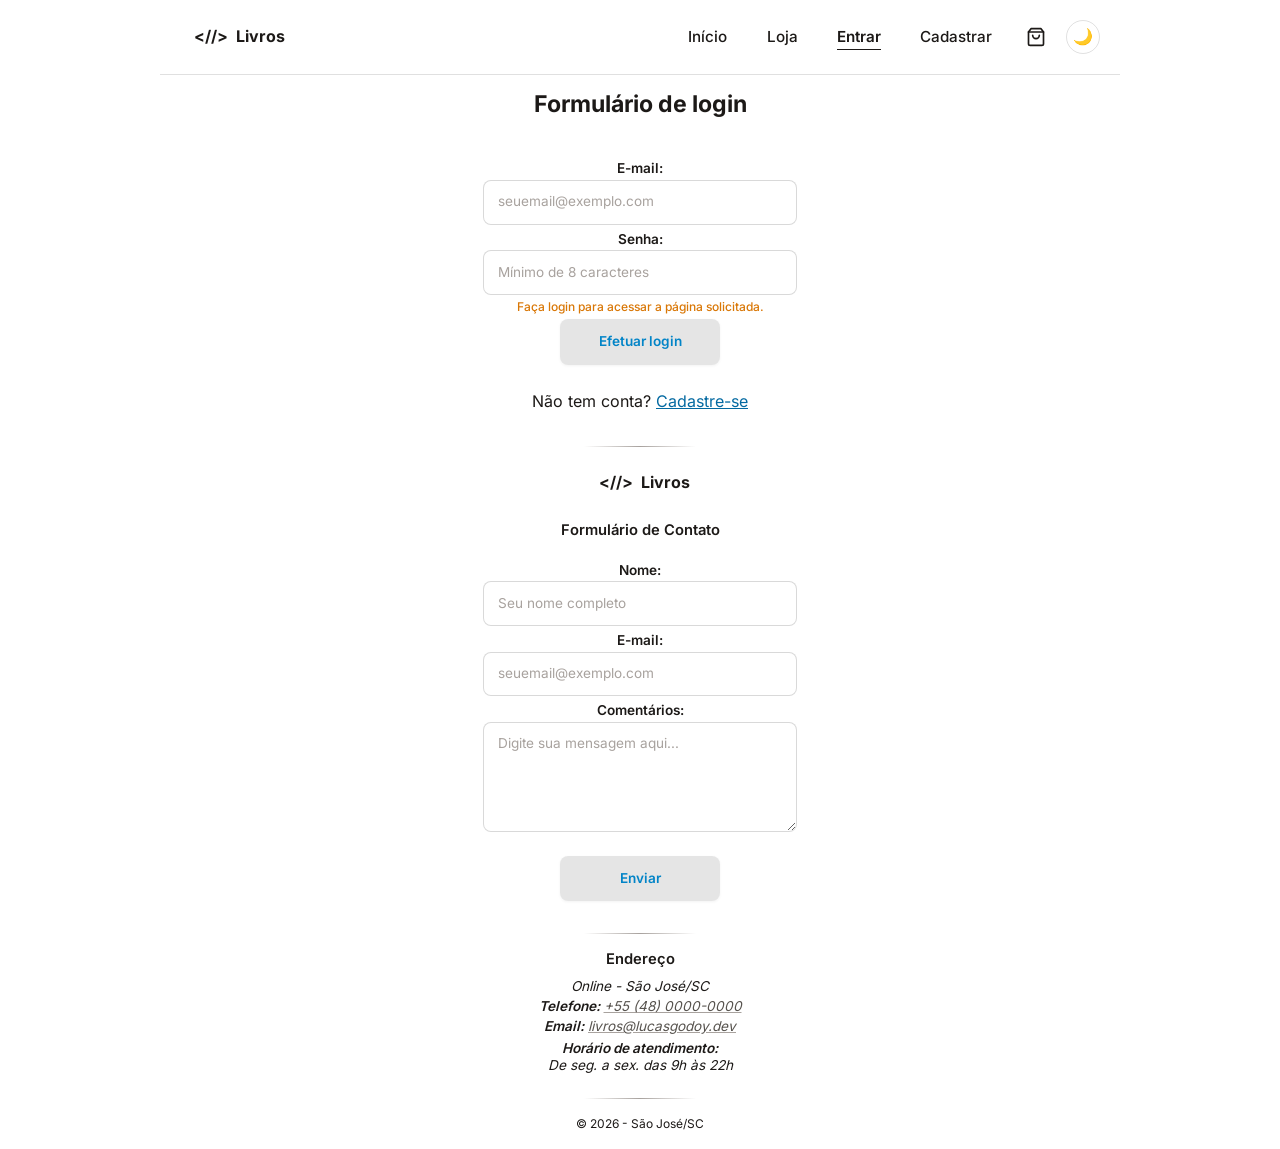
<file: perfil.html>
<!DOCTYPE html>
<html lang="pt-BR">
<head>
    <meta charset="UTF-8">
    <meta name="viewport" content="width=device-width, initial-scale=1.0">
    <title>Livros - Perfil</title>
    <link rel="icon" type="image/svg+xml" href="assets/favicon.svg">
    <link rel="stylesheet" href="./css/index.css">
</head>
<body hidden>
    
  <header class="container site-header">
    <a href="./index.html" class="site-logo" aria-label="&lt;//&gt; Livros">
      <span class="logo-icon" aria-hidden="true">&lt;//&gt;</span>
      <span class="title-site"> Livros</span>
    </a>
    <!-- Menu hambúrguer -->
    <input type="checkbox" id="menu-toggle" class="menu-toggle">
    <label for="menu-toggle" class="botao-menu">
      <span class="visualmente-oculto">Abrir ou fechar o menu</span>
      <span aria-hidden="true">&#9776;</span>
    </label>

    <nav id="menu-principal" aria-label="Principal">
      <ul>
        <li><a href="index.html">Início</a></li>
        <li><a href="loja.html">Loja</a></li>
        <li><a href="login.html">Entrar</a></li>
        <li><a href="cadastro.html">Cadastrar</a></li>
        <li class="item-menu-carrinho">
          <a href="loja.html#carrinho" class="link-icone-carrinho" aria-label="Ver meu carrinho de compras">
            <svg class="icone-carrinho-svg" xmlns="http://www.w3.org/2000/svg" width="20" height="20" viewBox="0 0 24 24" fill="none" stroke="currentColor" stroke-width="2" stroke-linecap="round" stroke-linejoin="round" aria-hidden="true">
              <path d="M6 2 3 6v14a2 2 0 0 0 2 2h14a2 2 0 0 0 2-2V6l-3-4Z"/>
              <path d="M3 6h18"/>
              <path d="M16 10a4 4 0 0 1-8 0"/>
            </svg>
            <span id="badge-carrinho" class="badge-carrinho" hidden>0</span>
          </a>
        </li>
      </ul>
    </nav>
  </header>

  <main class="container">
    <h1 id="perfil-titulo" class="intern-pages-title">Meu perfil</h1>
    <section class="form form-perfil" aria-labelledby="dados-titulo">
      <h2 id="dados-titulo">Dados pessoais</h2>
      <form id="form-perfil" action="/perfil" method="POST" class="formulario-perfil">
        <fieldset>
          <legend>Identificação</legend>
           <div class="campo-form">
            <label for="perfil-id">ID do cliente:</label>
             <input type="text" id="perfil-id" name="id" value="C001" readonly>
           </div>
        </fieldset>
        <fieldset>
          <legend>Dados pessoais</legend>

          <!-- CPF -->
          <div class="campo-form">
            <label for="perfil-cpf">CPF:</label>
            <input 
              type="text" 
              id="perfil-cpf" 
              name="cpf" 
              value="123.456.789-00"
              maxlength="14"
              required 
              placeholder="000.000.000-00 ou 11 dígitos" 
              pattern="([\d•*]{3}\.?[\d•*]{3}\.?[\d•*]{3}-?[\d•*]{2})" 
              title="Digite um CPF válido no formato 000.000.000-00 ou apenas os 11 números."
              autocomplete="off"
              inputmode="numeric"
              readonly
              ><!-- readonly removido por conta do req. 2.1: "Permitir editar todos os campos, exceto o id"-->
          </div>

          <!-- Nome Completo -->
          <div class="campo-form">
            <label for="perfil-nome">Nome completo:</label>
            <input 
              type="text" 
              id="perfil-nome" 
              name="nome" 
              value="Maria da Silva"
              required 
              minlength="3" 
              placeholder="Ex: Maria da Silva" 
              autocomplete="name">
          </div>

           <!-- Telefone -->
          <div class="campo-form">
            <label for="perfil-telefone">Telefone:</label>
            <input 
              type="tel" 
              id="perfil-telefone" 
              name="telefone" 
              required 
              placeholder="DDD + número, ex: 48999999999" 
              pattern="\d{10,11}" 
              minlength="10"
              maxlength="11"
              title="Digite o DDD + número, apenas números (10 ou 11 dígitos)."
              autocomplete="tel"
              inputmode="numeric">
          </div>

          <!-- E-mail -->
          <div class="campo-form">
            <label for="perfil-email">E-mail:</label>
            <input 
              type="email" 
              id="perfil-email" 
              name="email" 
              value="maria.silva@exemplo.com"
              required 
              placeholder="seuemail@exemplo.com" 
              autocomplete="email">
          </div>
        </fieldset>

        <fieldset>
          <legend>Alterar senha</legend>

          <!-- Senha Atual -->
          <div class="campo-form">
            <label for="perfil-senha-atual">Senha atual:</label>
            <input 
              type="password" 
              id="perfil-senha-atual" 
              name="senha_atual" 
              minlength="8" 
              placeholder="Digite sua senha atual" 
              autocomplete="current-password">
          </div>

          <!-- Nova Senha -->
          <div class="campo-form">
            <label for="perfil-senha">Nova senha:</label>
            <input 
              type="password" 
              id="perfil-senha" 
              name="senha" 
              minlength="8" 
              placeholder="Mínimo de 8 caracteres" 
              autocomplete="new-password">
          </div>

          <!-- Confirmar Nova Senha -->
          <div class="campo-form">
            <label for="perfil-confirma-senha">Confirmar nova senha:</label>
            <input 
              type="password" 
              id="perfil-confirma-senha" 
              name="confirma_senha" 
              minlength="8" 
              placeholder="Repita a nova senha" 
              autocomplete="new-password">
          </div>
        </fieldset>
        <div class="acoes-form">
          <button type="submit" class="botao botao-primario">Salvar alterações</button>
          <button type="reset" class="botao">Desfazer</button>
          <button type="button" class="botao botao-perigo" id="btn-abrir-excluir-conta">Excluir minha conta</button>
        </div>
      </form>
    </section>
  <section class="secao-pedidos" aria-labelledby="pedidos-titulo">
    <h2 id="pedidos-titulo">Meus pedidos</h2>
    <div class="tabela-container">
      <table id="tabela-pedidos" class="tabela">
        <caption>Histórico de pedidos do cliente C001</caption>
        <thead>
          <tr>
            <th scope="col">Pedido</th>
            <th scope="col">Data</th>
            <th scope="col">Itens</th>
            <th scope="col">Status</th>
            <th scope="col">Total</th>
          </tr>
        </thead>
        <tbody>
          <tr>
            <th scope="row">CP001</th>
            <td><time datetime="2026-09-02">02/09/2026</time></td>
            <td>1</td>
            <td>Entregue</td>
            <td>R$ 89,90</td>
          </tr>
          <tr>
            <th scope="row">CP002</th>
            <td><time datetime="2026-09-02">02/09/2026</time></td>
            <td>1</td>
            <td>Cancelado</td>
            <td>R$ 57,90</td>
          </tr>
          <tr>
            <th scope="row">CP003</th>
            <td><time datetime="2026-09-02">02/09/2026</time></td>
            <td>10</td>
            <td>Cancelado</td>
            <td>R$ 1001,90</td>
          </tr>
        </tbody>
          <tfoot>
            <tr>
              <th scope="row" colspan="4">Total</th>
              <td>R$ 1149,70</td>
            </tr>
          </tfoot>
        </table>
      </div>
    </section>

    <dialog id="modal-excluir-conta" class="modal-confirmacao" aria-labelledby="titulo-modal-excluir">
      <div class="modal-conteudo">
        <h2 id="titulo-modal-excluir">Excluir minha conta</h2>
        <p>Atenção: Deseja realmente excluir a conta? Esta ação não poderá ser desfeita.</p>
        <div class="acoes-form">
          <button type="button" id="btn-cancelar-exclusao" class="botao">Cancelar</button>
          <button type="button" id="btn-confirmar-exclusao" class="botao botao-perigo">Confirmar exclusão</button>
        </div>
      </div>
    </dialog>
  </main>

  <footer class="container footer-container">
    <div class="site-logo footer-logo">
      <span class="logo-icon" aria-hidden="true">&lt;//&gt;</span>
      <span class="title-site">Livros</span>
    </div>

    <section class="form" aria-labelledby="titulo-contato">
      <h2 id="titulo-contato" aria-label="Formulário de Contato">
          Formulário de Contato
      </h2>
      <form id="form-contato" action="https://localhost" method="POST"> 
        <!-- Campos ocultos de configuração -->
        <input type="hidden" name="recipient" value="testeiseuemail@gmail.com">
        <input type="hidden" name="redirect" value="http://seudominio">
        <input type="hidden" name="subject" value="teste de assunto">
        <input type="hidden" name="email" value="email@doseudominio"> 
        <div class="campo-form">
          <label for="campo-nome">Nome:</label>
          <input type="text" id="campo-nome" name="nome" autocomplete="name" required placeholder="Seu nome completo">    
        </div>  
        <div class="campo-form">
          <label for="campo-email">E-mail:</label>
          <input type="email" id="campo-email" name="replyto" autocomplete="email" required placeholder="seuemail@exemplo.com">
        </div>
        <div class="campo-form">
          <label for="campo-comentarios">Comentários:</label>
          <textarea id="campo-comentarios" name="Comentarios" rows="4" required placeholder="Digite sua mensagem aqui..."></textarea>
        </div>
        <div class="acoes-form">
          <button type="submit" class="botao botao-primario">Enviar</button>
        </div>
      </form>
    </section>

    <section class="footer-address-section">
      <h3 id="titulo-address">Endereço</h3>
      <address class="footer-address">
        <p>Online - São José/SC</p>
        <p>
          <strong>Telefone:</strong> 
          <a href="tel:+554800000000">+55 (48) 0000-0000</a>
        </p>
        <p>
          <strong>Email:</strong> 
          <a href="mailto:livros@lucasgodoy.dev">livros@lucasgodoy.dev</a>
        </p>
        <p class="footer-schedule">
          <strong>Horário de atendimento:</strong>
          <span>De seg. a sex. das 9h às 22h</span>
        </p>
      </address>
    </section>
      
      <div class="footer-bottom">
        <p>&copy; 2026 - São José/SC</p>
      </div>      

  </footer>
  <script type="module" src="./js/ui.js"></script>
  <script type="module" src="./js/auth.js"></script>  
  <script type="module" src="./js/clientes.js"></script>
  <script type="module" src="./js/compras.js"></script>
</body>
</html>
</file>
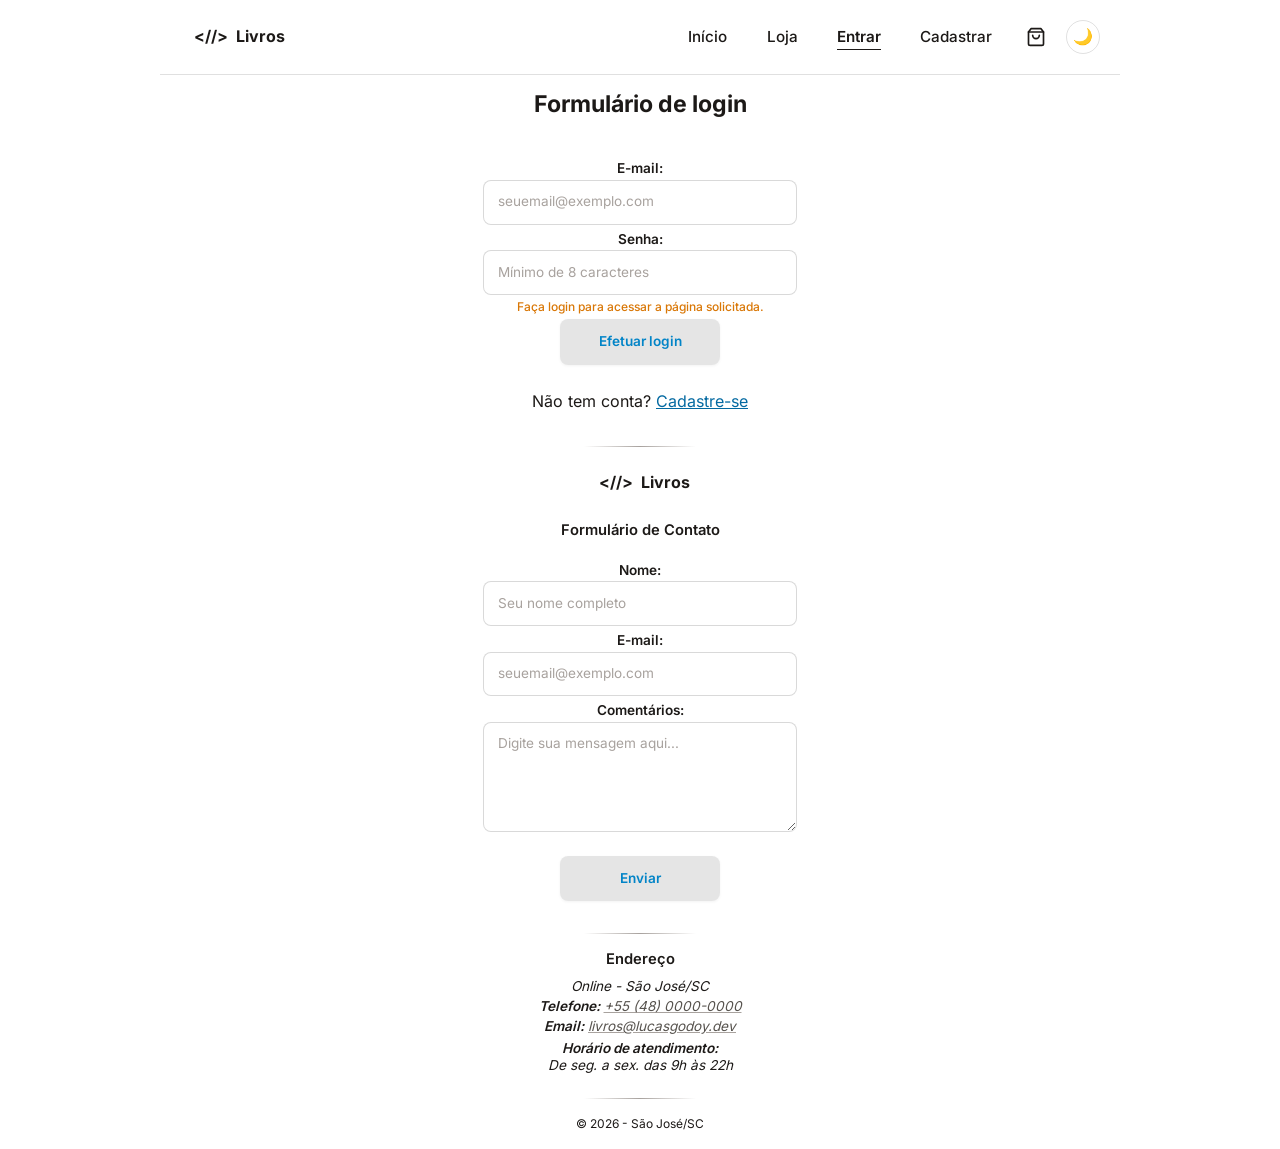
<file: relatorios.html>
<!DOCTYPE html>
<html lang="pt-BR">
<head>
    <meta charset="UTF-8">
    <meta name="viewport" content="width=device-width, initial-scale=1.0">
    <title>Livros - Relatórios</title>
    <link rel="icon" type="image/svg+xml" href="assets/favicon.svg">
    <link rel="stylesheet" href="./css/index.css">
</head>
<body class="admin" hidden>

    <header class="container site-header">
        <a href="./index.html" class="site-logo" aria-label="&lt;//&gt; Livros">
        <span class="logo-icon" aria-hidden="true">&lt;//&gt;</span>
        <span class="title-site"> Livros</span>
        </a>
        <!-- Menu hambúrguer -->
        <input type="checkbox" id="menu-toggle" class="menu-toggle">
        <label for="menu-toggle" class="botao-menu">
        <span class="visualmente-oculto">Abrir ou fechar o menu</span>
        <span aria-hidden="true">&#9776;</span>
        </label>

        <nav id="menu-principal" aria-label="Principal">
        <ul>
            <li><a href="index.html">Início</a></li>
            <li><a href="loja.html">Loja</a></li>
            <li><a href="login.html">Entrar</a></li>
            <li><a href="cadastro.html">Cadastrar</a></li>
            <li class="item-menu-carrinho">
            <a href="loja.html#carrinho" class="link-icone-carrinho" aria-label="Ver meu carrinho de compras">
                <svg class="icone-carrinho-svg" xmlns="http://www.w3.org/2000/svg" width="20" height="20" viewBox="0 0 24 24" fill="none" stroke="currentColor" stroke-width="2" stroke-linecap="round" stroke-linejoin="round" aria-hidden="true">
                <path d="M6 2 3 6v14a2 2 0 0 0 2 2h14a2 2 0 0 0 2-2V6l-3-4Z"/>
                <path d="M3 6h18"/>
                <path d="M16 10a4 4 0 0 1-8 0"/>
                </svg>
                <span id="badge-carrinho" class="badge-carrinho" hidden>0</span>
            </a>
            </li>
        </ul>
        </nav>
    </header>

    <main class="container">
        <h1 id="titulo-relatorios" class="intern-pages-title">Relatórios</h1>
        
        <div class="acoes-relatorio">
            <button type="button" id="btn-imprimir-relatorio" class="botao botao-primario">Imprimir / salvar em PDF</button>
            <button type="button" id="btn-csv-clientes" class="botao botao-secundario">Exportar Clientes (CSV)</button>
            <button type="button" id="btn-csv-compras" class="botao botao-secundario">Exportar Compras (CSV)</button>
        </div>
        <header class="cabecalho-impressao" aria-hidden="true">
            <h2>&lt;//&gt; Livros — Relatório Administrativo</h2>
            <p id="meta-impressao-cabecalho"></p>
        </header>
        
        <section class="painel-indicadores" aria-labelledby="titulo-indicadores">
            <h2 id="titulo-indicadores">Painel de Indicadores</h2>

            <div class="grade-kpis">
                <div class="card-kpi">
                    <span class="kpi-rotulo">Total de Clientes</span>
                    <strong id="kpi-total-clientes" class="kpi-valor">0</strong>
                </div>
                <div class="card-kpi">
                    <span class="kpi-rotulo">Total de Compras</span>
                    <strong id="kpi-total-compras" class="kpi-valor">0</strong>
                </div>
                <div class="card-kpi">
                    <span class="kpi-rotulo">Faturamento</span>
                    <strong id="kpi-faturamento" class="kpi-valor">R$ 0,00</strong>
                </div>
                <div class="card-kpi">
                    <span class="kpi-rotulo">Ticket Médio</span>
                    <strong id="kpi-ticket-medio" class="kpi-valor">R$ 0,00</strong>
                </div>
            </div>

            <div class="bloco-top-produtos">
                <h3>Top 5 produtos mais vendidos</h3>
                <ol id="lista-top-produtos" class="lista-top-produtos"></ol>
            </div>

              <div class="bloco-grafico">
                <div class="grafico-cabecalho">
                    <h3>Vendas por período</h3>
                    <div class="grafico-controle">
                        <label for="filtro-periodo-grafico">Agrupar:</label>
                        <select id="filtro-periodo-grafico">
                            <option value="dia">Por dia</option>
                            <option value="mes">Por mês</option>
                        </select>
                    </div>
                </div>
                <div id="grafico-vendas" class="grafico-barras" role="region" aria-label="Gráfico de vendas por período"></div>
            </div>
            
        </section>
        <section class="relatorio cliente" aria-labelledby="titulo-relatorio-clientes">
            <h2 id="titulo-relatorio-clientes">Relatório de Clientes</h2>

            <section class="secao-filtros" aria-labelledby="titulo-filtros-clientes">
                <h3 id="titulo-filtros-clientes" class="visualmente-oculto">Filtros de Clientes</h3>
            
                <form id="form-filtros-clientes" class="form-filtros" method="GET">
                    <div class="campo-busca-grupo">
                        <label for="campo-busca-clientes">Buscar clientes:</label>
                        <div class="campo-busca">
                            <input 
                                type="search" 
                                id="campo-busca-clientes" 
                                name="busca" 
                                placeholder="ID, nome, e-mail ou CPF..."
                                autocomplete="off">
                            <button type="submit" class="botao botao-busca" aria-label="Pesquisar">
                                <span>Buscar</span>
                            </button>
                        </div>
                    </div>

                    <!-- Controles -->
                    <div class="filtros-opcoes">
                        <div class="grupo-filtro">
                            <label for="filtro-campo-cliente">Por:</label>
                            <select id="filtro-campo-cliente" name="campo">
                                <option value="">Todos os campos</option>
                                <option value="id">ID</option>
                                <option value="nome">Nome</option>
                                <option value="email">E-mail</option>
                                <option value="cpf">CPF</option>
                            </select>
                        </div>

                        <div class="grupo-filtro acoes-filtro">
                            <button type="reset" class="botao-limpar">Limpar</button>
                        </div>
                    </div>
                </form>
            </section><!-- Encerra a seção secao-filtros -->

            <div class="tabela-container">
                <table id="tabela-clientes" class="tabela">
                    <caption>Lista de clientes cadastrados</caption>
                    <thead>
                        <tr>
                            <th scope="col" aria-sort="ascending">
                                <button type="button" class="btn-ordenar" data-coluna="id">ID <span class="seta-ordem" aria-hidden="true">▲</span></button>
                            </th>
                            <th scope="col" aria-sort="none">
                                <button type="button" class="btn-ordenar" data-coluna="nome">Nome <span class="seta-ordem" aria-hidden="true"></span></button>
                            </th>
                            <th scope="col" aria-sort="none">
                                <button type="button" class="btn-ordenar" data-coluna="email">E-mail <span class="seta-ordem" aria-hidden="true"></span></button>
                            </th>
                            <th scope="col" aria-sort="none">
                                <button type="button" class="btn-ordenar" data-coluna="cpf">CPF <span class="seta-ordem" aria-hidden="true"></span></button>
                            </th>
                            <th scope="col" aria-sort="none">
                                <button type="button" class="btn-ordenar" data-coluna="status">Status <span class="seta-ordem" aria-hidden="true"></span></button>
                            </th>
                            <th scope="col">Ações</th>
                        </tr>
                    </thead>
                    <tbody id="tbody-clientes"></tbody>
                    <tfoot>
                        <tr>
                            <td id="total-clientes-listados" colspan="6">Total de clientes listados: 0</td>
                        </tr>
                    </tfoot>
                </table>
            </div>

            <nav id="paginacao-clientes" class="paginacao" aria-label="Paginação de clientes">
                <button type="button" id="btn-pag-clientes-anterior" class="botao botao-secundario">&larr; Anterior</button>
                <span id="info-pag-clientes" aria-live="polite">Página 1 de 1</span>
                <button type="button" id="btn-pag-clientes-proxima" class="botao botao-secundario">Próxima &rarr;</button>
            </nav>
        </section><!-- Encerra a seção relatorio clientes -->

        <section class="relatorio compras" aria-labelledby="titulo-relatorio-compras">
            <h2 id="titulo-relatorio-compras">Relatório de Compras</h2>

            <section class="secao-filtros" aria-labelledby="titulo-filtros-compras">
                <h3 id="titulo-filtros-compras" class="visualmente-oculto">Filtros de Compras</h3>
            
                <form id="form-filtros-compras" class="form-filtros" method="GET">
                    <div class="campo-busca-grupo">
                        <label for="campo-busca-compras">Buscar compras:</label>
                        <div class="campo-busca">
                            <input 
                                type="search" 
                                id="campo-busca-compras" 
                                name="busca" 
                                placeholder="ID da compra, cliente ou produto..."
                                autocomplete="off">
                            <button type="submit" class="botao botao-busca" aria-label="Pesquisar">
                                <span>Buscar</span>
                            </button>
                        </div>
                    </div>
                    <!-- Controles combináveis -->
                    <div class="filtros-opcoes">
                        <div class="grupo-filtro">
                            <label for="filtro-campo-compra">Buscar em:</label>
                            <select id="filtro-campo-compra" name="campo">
                                <option value="">Todos os campos</option>
                                <option value="id">ID da compra</option>
                                <option value="cliente">Cliente</option>
                                <option value="produto">Produto</option>
                            </select>
                        </div>
                        <div class="grupo-filtro">
                            <label for="filtro-data-inicio">Data inicial:</label>
                            <input type="date" id="filtro-data-inicio" name="dataInicio">
                        </div>
                        <div class="grupo-filtro">
                            <label for="filtro-data-fim">Data final:</label>
                            <input type="date" id="filtro-data-fim" name="dataFim">
                        </div>
                        <div class="grupo-filtro">
                            <label for="filtro-valor-min">Valor mínimo (R$):</label>
                            <input type="number" id="filtro-valor-min" name="valorMin" min="0" step="0.01" placeholder="0,00">
                        </div>
                        <div class="grupo-filtro">
                            <label for="filtro-valor-max">Valor máximo (R$):</label>
                            <input type="number" id="filtro-valor-max" name="valorMax" min="0" step="0.01" placeholder="999,99">
                        </div>
                        <div class="grupo-filtro">
                            <label for="filtro-status-compra">Status:</label>
                            <select id="filtro-status-compra" name="status">
                                <option value="">Todos</option>
                                <option value="Pago">Pago</option>
                                <option value="Enviado">Enviado</option>
                                <option value="Entregue">Entregue</option>
                                <option value="Cancelado">Cancelado</option>
                            </select>
                        </div>
                        <div class="grupo-filtro acoes-filtro">
                            <button type="reset" class="botao-limpar">Limpar filtros</button>
                        </div>
                    </div>
                </form>
            </section><!-- Encerra a seção secao-filtros -->

                        <div class="tabela-container">
                <table id="tabela-compras" class="tabela">
                    <caption>Lista de compras realizadas</caption>

                    <thead>
                        <tr>
                            <th scope="col">ID da Compra</th>
                            <th scope="col">Data</th>
                            <th scope="col">Cliente</th>
                            <th scope="col">Produtos</th>
                            <th scope="col">Status</th>
                            <th scope="col">Valor Total</th>
                            <th scope="col">Ações</th>
                        </tr>
                    </thead>
                    <tbody id="tbody-compras"></tbody>
                    <tfoot>
                        <tr>
                            <td id="total-compras-listadas" colspan="5">Total de compras listadas: 0</td>
                            <td id="soma-compras-listadas" colspan="2">Total: R$ 0,00</td>
                        </tr>
                    </tfoot>
                </table>
            </div>

        </section><!-- Encerra a seção relatorio compras -->

                <section class="relatorio mensagens" aria-labelledby="titulo-relatorio-mensagens">
            <h2 id="titulo-relatorio-mensagens">Mensagens de Contato</h2>

            <div class="tabela-container">
                <table id="tabela-mensagens" class="tabela">
                    <caption>Mensagens enviadas pelo formulário de contato</caption>
                    <thead>
                        <tr>
                            <th scope="col">ID</th>
                            <th scope="col">Data</th>
                            <th scope="col">Nome</th>
                            <th scope="col">E-mail</th>
                            <th scope="col">Mensagem</th>
                            <th scope="col">Status</th>
                            <th scope="col">Ações</th>
                        </tr>
                    </thead>
                    <tbody id="tbody-mensagens"></tbody>
                    <tfoot>
                        <tr>
                            <td id="total-mensagens-listadas" colspan="7">Total de mensagens: 0 (0 não lidas)</td>
                        </tr>
                    </tfoot>
                </table>
            </div>
        </section>

        <dialog id="modal-detalhes-compra" class="modal-checkout" aria-labelledby="titulo-modal-compra">
            <div class="modal-checkout-conteudo">
                <header class="modal-checkout-cabecalho">
                    <h2 id="titulo-modal-compra">Detalhes do Pedido</h2>
                    <p id="detalhe-compra-subtitulo" class="indicador-etapa"></p>
                </header>

                <div id="conteudo-detalhes-compra" class="lista-resumo-checkout"></div>

                <div class="grupo-filtro">
                    <label for="select-status-detalhe-compra">Alterar status:</label>
                    <select id="select-status-detalhe-compra">
                        <option value="Pago">Pago</option>
                        <option value="Enviado">Enviado</option>
                        <option value="Entregue">Entregue</option>
                        <option value="Cancelado">Cancelado</option>
                    </select>
                </div>

                <p id="msg-status-compra" class="mensagem-erro-campo" role="status" aria-live="polite"></p>

                <div class="acoes-checkout">
                    <button type="button" id="btn-fechar-modal-compra" class="botao botao-secundario">Fechar</button>
                    <button type="button" id="btn-salvar-status-compra" class="botao botao-primario">Salvar status</button>
                </div>
            </div>
        </dialog>

        <footer class="rodape-impressao" aria-hidden="true">
            <p id="meta-impressao-rodape"></p>
        </footer>
    </main>

    <footer class="container footer-container">
        <div class="site-logo footer-logo">
        <span class="logo-icon" aria-hidden="true">&lt;//&gt;</span>
        <span class="title-site">Livros</span>
        </div>

        <section class="footer-logout">
          <h2 id="titulo-address">Sair da área administrativa</h2>
          <a href="index.html" id="btn-logout" class="botao botao-primario">
            Efetuar logout
          </a>
        </section>
        
        <div class="footer-bottom">
            <p>&copy; 2026 - São José/SC</p>
        </div>      

    </footer>
    
    <script type="module" src="./js/ui.js"></script>
    <script type="module" src="./js/auth.js"></script>
    <script type="module" src="./js/relatorios.js"></script>
</body>
</html>
</file>
<file: css/index.css>
@import './reset.css';
@import './global.css';
@import './header.css';
@import './main.css';
@import './tables.css';
@import './products.css';
@import './footer.css';
@import './forms.css';
@import './responsivity.css';
@import './cart.css';
@import './admin.css';
</file>
